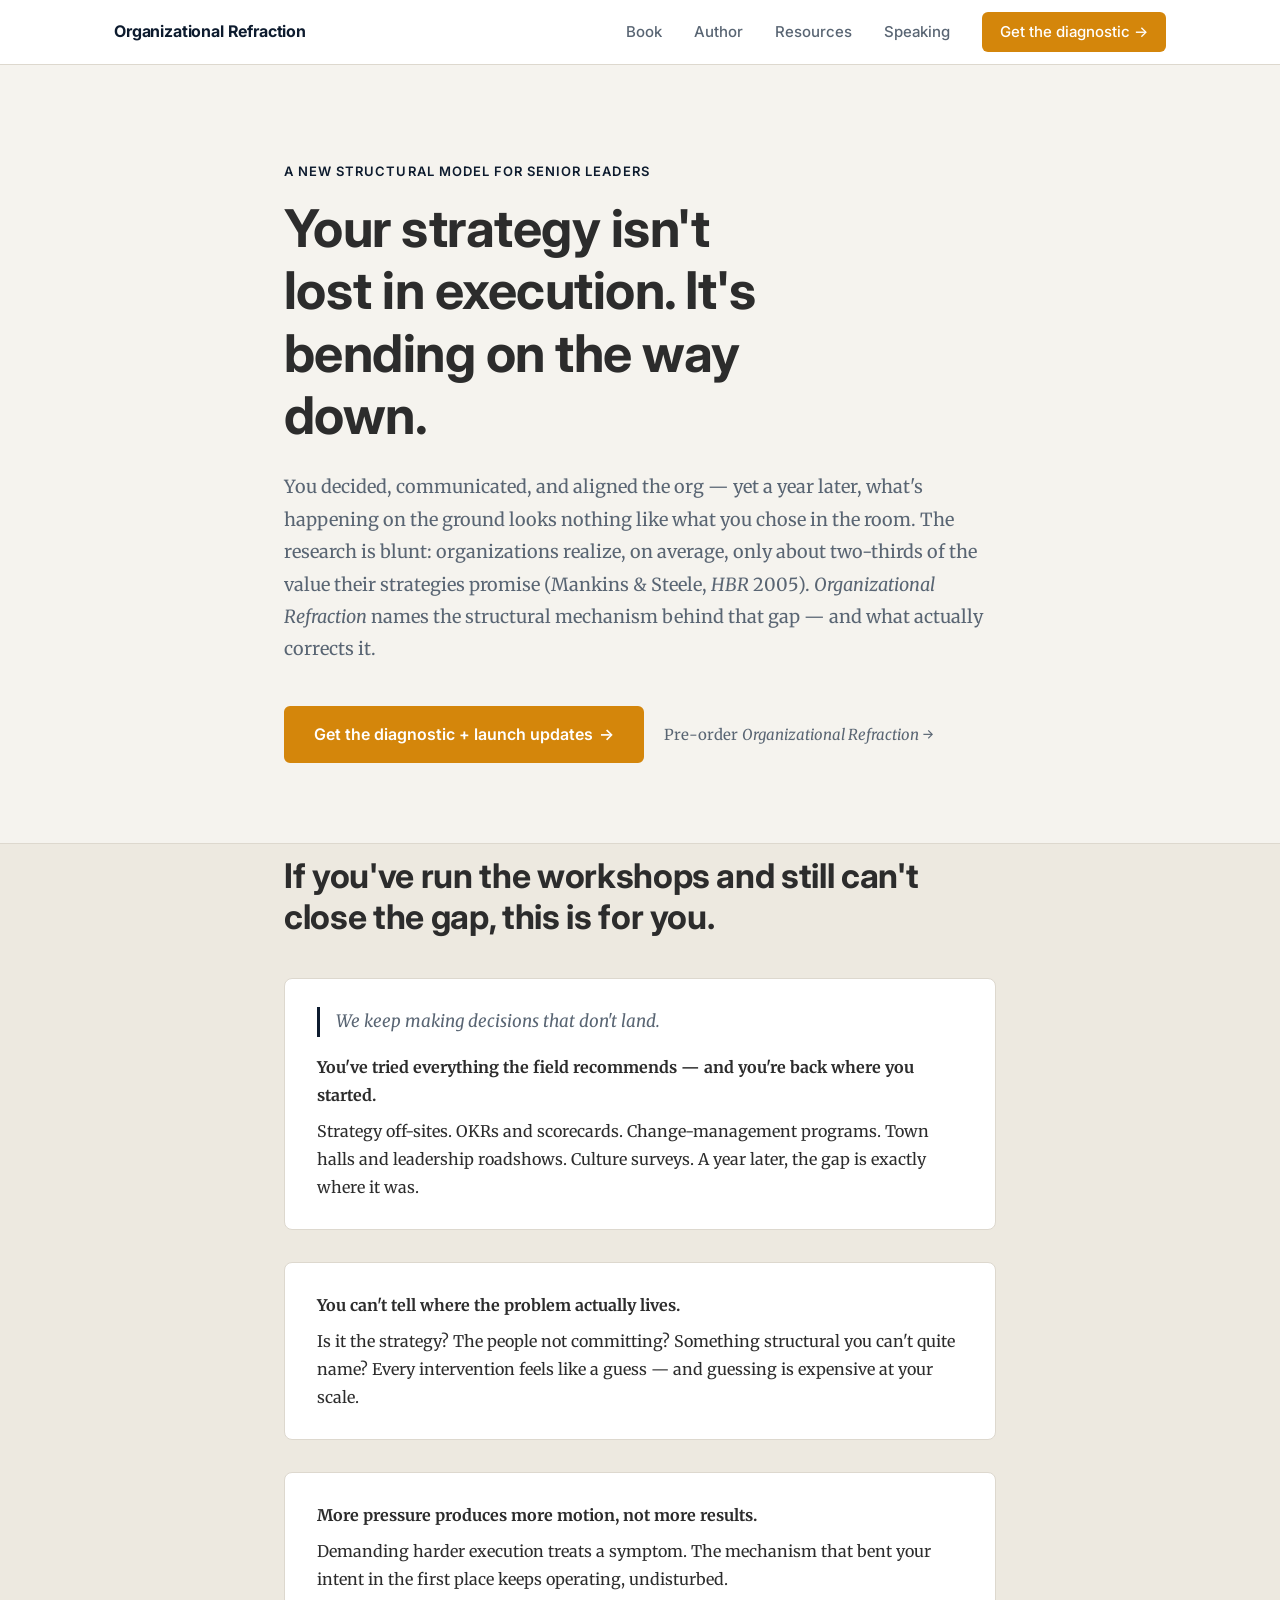
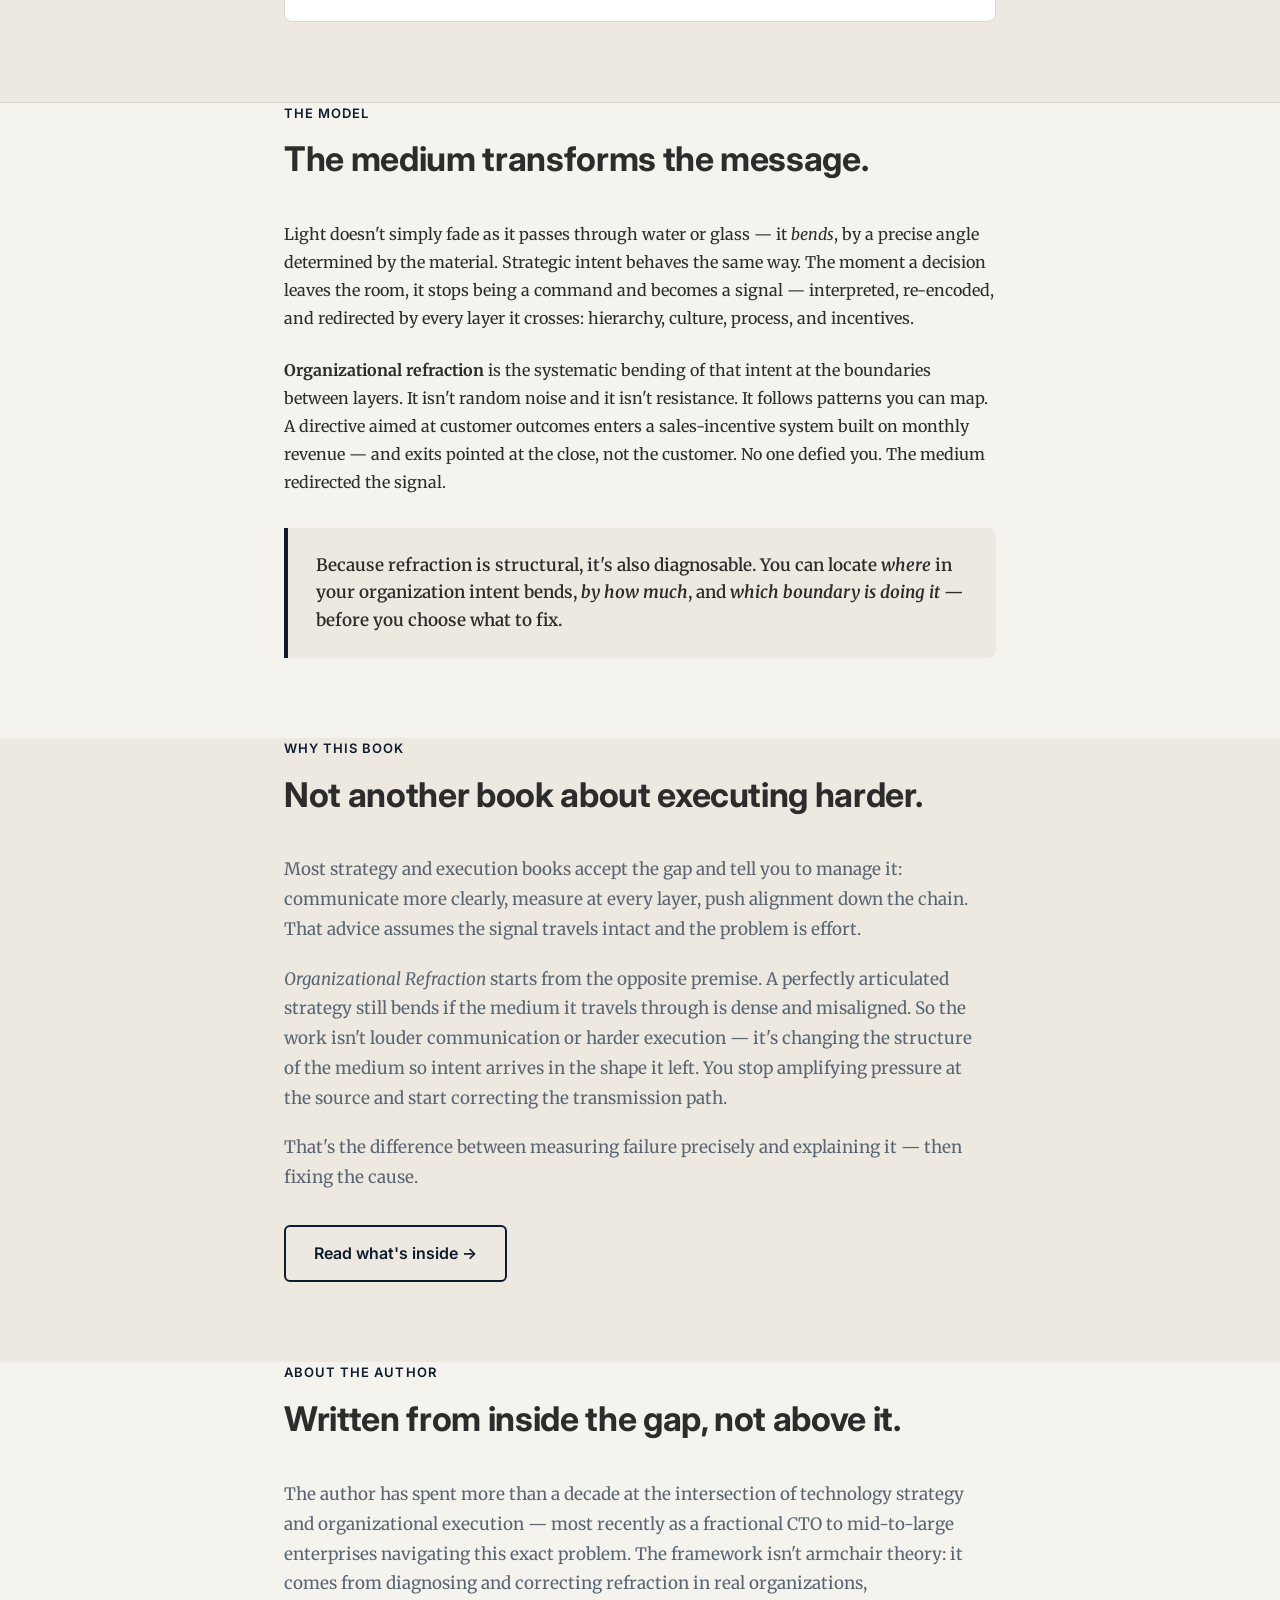
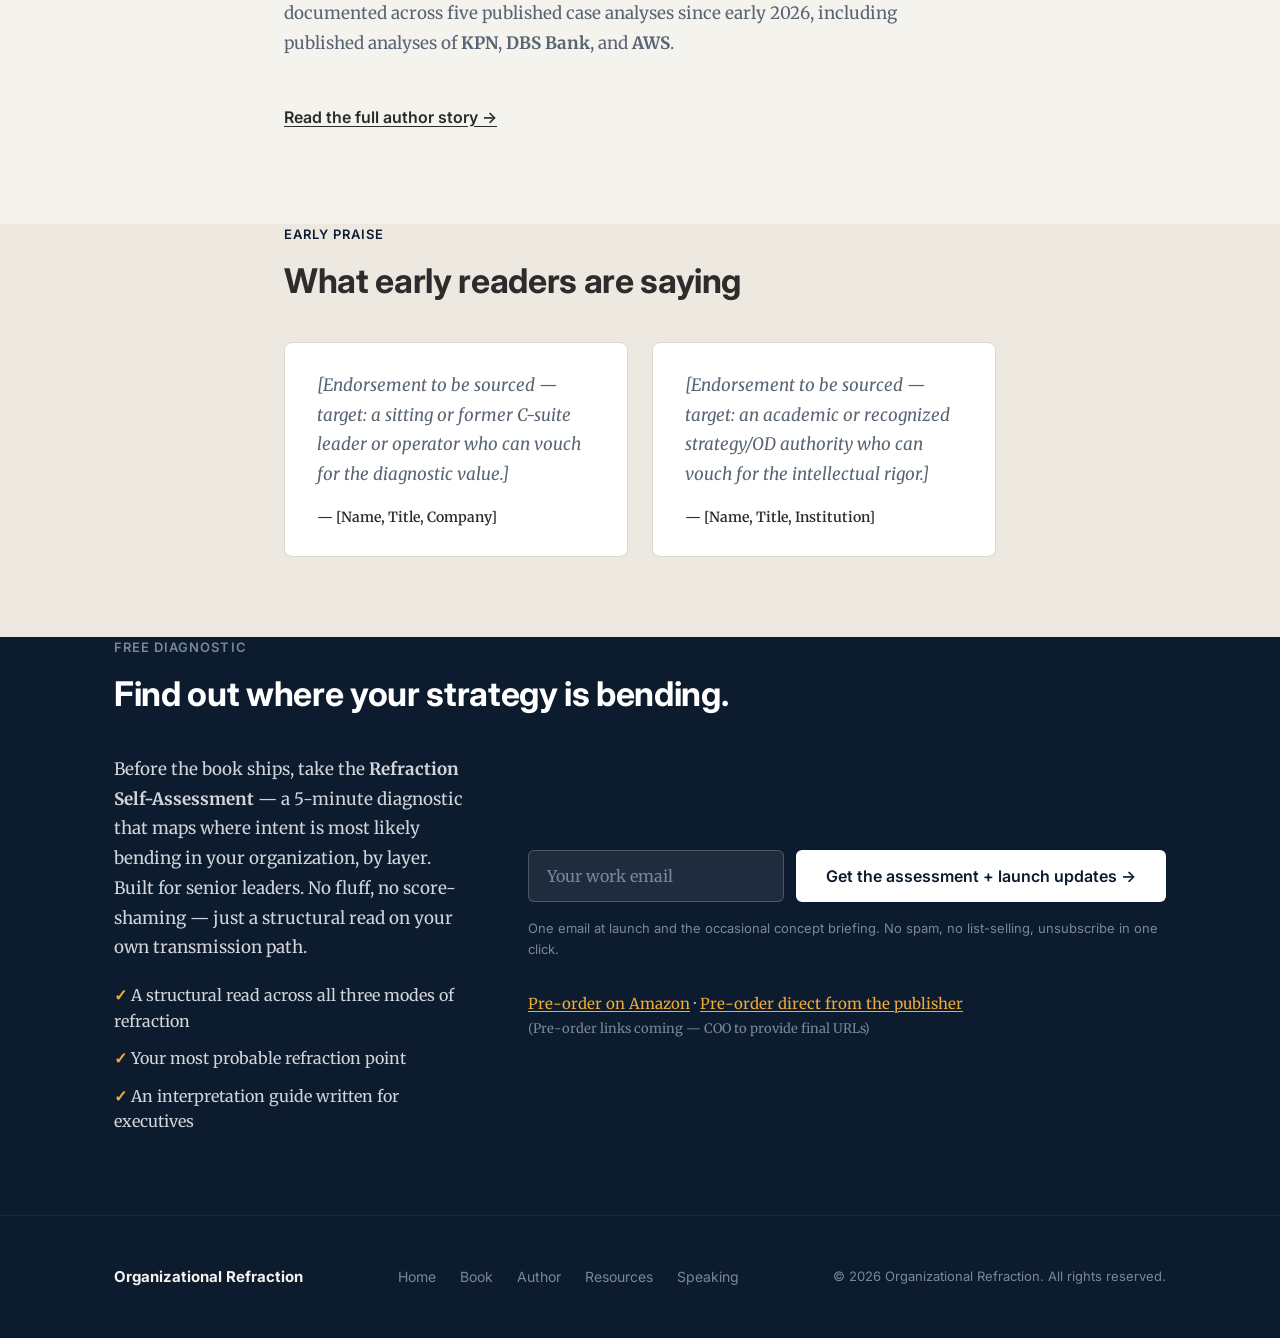
<file: index.html>
<!DOCTYPE html>
<html lang="en">
<head>
  <meta charset="UTF-8">
  <meta name="viewport" content="width=device-width, initial-scale=1.0">

  <!-- SEO -->
  <title>Organizational Refraction — Why Your Strategy Arrives Somewhere It Was Never Aimed</title>
  <meta name="description" content="Your strategy isn't failing because your people won't execute. It's bending as it passes through the layers of your organization. Organizational Refraction is the first structural model of why the strategy-reality gap persists — and how to close it.">
  <meta name="keywords" content="organizational refraction, strategy execution gap, strategy-reality gap">
  <link rel="canonical" href="https://organizationalrefraction.com/">

  <!-- Open Graph -->
  <meta property="og:type" content="website">
  <meta property="og:title" content="Organizational Refraction — Why Your Strategy Arrives Somewhere It Was Never Aimed">
  <meta property="og:description" content="Your strategy isn't failing because your people won't execute. It's bending as it passes through the layers of your organization.">
  <meta property="og:url" content="https://organizationalrefraction.com/">
  <meta property="og:site_name" content="Organizational Refraction">

  <!-- Twitter -->
  <meta name="twitter:card" content="summary_large_image">
  <meta name="twitter:title" content="Organizational Refraction">
  <meta name="twitter:description" content="The first structural model of why the strategy-reality gap persists — and how to close it.">

  <!-- Preconnect for performance -->
  <link rel="preconnect" href="https://fonts.googleapis.com">
  <link rel="preconnect" href="https://fonts.gstatic.com" crossorigin>
  <link href="https://fonts.googleapis.com/css2?family=Inter:wght@400;500;600;700&family=Merriweather:ital,wght@0,400;0,700;1,400&display=swap" rel="stylesheet">

  <link rel="stylesheet" href="/css/main.css">

  <!-- GA4 — CONFIGURE: replace G-XXXXXXXXXX with your Measurement ID -->
  <script async src="https://www.googletagmanager.com/gtag/js?id=G-XXXXXXXXXX"></script>
  <script>
    window.dataLayer = window.dataLayer || [];
    function gtag(){dataLayer.push(arguments);}
    gtag('js', new Date());
    gtag('config', 'G-XXXXXXXXXX');
  </script>

  <!-- Hotjar — CONFIGURE: replace XXXXXXX with your Hotjar Site ID -->
  <script>
    (function(h,o,t,j,a,r){
      h.hj=h.hj||function(){(h.hj.q=h.hj.q||[]).push(arguments)};
      h._hjSettings={hjid:XXXXXXX,hjsv:6};
      a=o.getElementsByTagName('head')[0];
      r=o.createElement('script');r.async=1;
      r.src=t+h._hjSettings.hjid+j+h._hjSettings.hjsv;
      a.appendChild(r);
    })(window,document,'https://static.hotjar.com/c/hotjar-','.js?sv=');
  </script>
</head>
<body>

  <!-- Navigation -->
  <header class="site-header">
    <div class="container">
      <nav class="nav-inner" aria-label="Main navigation">
        <a href="/" class="nav-logo">Organizational Refraction</a>
        <button class="nav-toggle" aria-label="Toggle menu" aria-expanded="false">
          <span></span><span></span><span></span>
        </button>
        <ul class="nav-links">
          <li><a href="/book/">Book</a></li>
          <li><a href="/author/">Author</a></li>
          <li><a href="/resources/">Resources</a></li>
          <li><a href="/speaking/">Speaking</a></li>
          <li><a href="#capture" class="nav-cta">Get the diagnostic →</a></li>
        </ul>
      </nav>
    </div>
  </header>

  <main>

    <!-- Hero -->
    <section class="hero">
      <div class="container container--narrow">
        <span class="eyebrow">A new structural model for senior leaders</span>
        <h1 class="hero__headline">Your strategy isn't lost in execution. It's bending on the way down.</h1>
        <p class="hero__subhead">You decided, communicated, and aligned the org — yet a year later, what's happening on the ground looks nothing like what you chose in the room. The research is blunt: organizations realize, on average, only about two-thirds of the value their strategies promise (Mankins &amp; Steele, <em>HBR</em> 2005). <em>Organizational Refraction</em> names the structural mechanism behind that gap — and what actually corrects it.</p>
        <div class="hero__ctas">
          <a href="#capture" class="btn btn-primary btn-arrow">Get the diagnostic + launch updates</a>
          <a href="/book/" class="hero__secondary">Pre-order <em>Organizational Refraction</em> →</a>
        </div>
      </div>
    </section>

    <!-- Pain -->
    <section class="pain">
      <div class="container container--narrow">
        <div class="section-header">
          <h2>If you've run the workshops and still can't close the gap, this is for you.</h2>
        </div>
        <ul class="pain__list">
          <li class="pain__item">
            <p class="pain__quote"><em>We keep making decisions that don't land.</em></p>
            <p class="pain__item-title">You've tried everything the field recommends — and you're back where you started.</p>
            <p>Strategy off-sites. OKRs and scorecards. Change-management programs. Town halls and leadership roadshows. Culture surveys. A year later, the gap is exactly where it was.</p>
          </li>
          <li class="pain__item">
            <p class="pain__item-title">You can't tell where the problem actually lives.</p>
            <p>Is it the strategy? The people not committing? Something structural you can't quite name? Every intervention feels like a guess — and guessing is expensive at your scale.</p>
          </li>
          <li class="pain__item">
            <p class="pain__item-title">More pressure produces more motion, not more results.</p>
            <p>Demanding harder execution treats a symptom. The mechanism that bent your intent in the first place keeps operating, undisturbed.</p>
          </li>
        </ul>
      </div>
    </section>

    <!-- What is organizational refraction? -->
    <section class="explainer">
      <div class="container container--narrow">
        <div class="section-header">
          <span class="eyebrow">The model</span>
          <h2>The medium transforms the message.</h2>
        </div>
        <p>Light doesn't simply fade as it passes through water or glass — it <em>bends</em>, by a precise angle determined by the material. Strategic intent behaves the same way. The moment a decision leaves the room, it stops being a command and becomes a signal — interpreted, re-encoded, and redirected by every layer it crosses: hierarchy, culture, process, and incentives.</p>
        <p class="mt-3"><strong>Organizational refraction</strong> is the systematic bending of that intent at the boundaries between layers. It isn't random noise and it isn't resistance. It follows patterns you can map. A directive aimed at customer outcomes enters a sales-incentive system built on monthly revenue — and exits pointed at the close, not the customer. No one defied you. The medium redirected the signal.</p>
        <div class="explainer__highlight mt-4">Because refraction is structural, it's also diagnosable. You can locate <em>where</em> in your organization intent bends, <em>by how much</em>, and <em>which boundary is doing it</em> — before you choose what to fix.</div>
      </div>
    </section>

    <!-- Why this book is different -->
    <section class="diff">
      <div class="container container--narrow">
        <div class="section-header">
          <span class="eyebrow">Why this book</span>
          <h2>Not another book about executing harder.</h2>
        </div>
        <div class="diff__content">
          <p>Most strategy and execution books accept the gap and tell you to manage it: communicate more clearly, measure at every layer, push alignment down the chain. That advice assumes the signal travels intact and the problem is effort.</p>
          <p class="mt-3"><em>Organizational Refraction</em> starts from the opposite premise. A perfectly articulated strategy still bends if the medium it travels through is dense and misaligned. So the work isn't louder communication or harder execution — it's changing the structure of the medium so intent arrives in the shape it left. You stop amplifying pressure at the source and start correcting the transmission path.</p>
          <p class="mt-3">That's the difference between measuring failure precisely and explaining it — then fixing the cause.</p>
          <a href="/book/" class="btn btn-outline mt-4">Read what's inside →</a>
        </div>
      </div>
    </section>

    <!-- Author credibility -->
    <section class="author-cred">
      <div class="container container--narrow">
        <div class="section-header">
          <span class="eyebrow">About the author</span>
          <h2>Written from inside the gap, not above it.</h2>
        </div>
        <div class="author-cred__content">
          <p>The author has spent more than a decade at the intersection of technology strategy and organizational execution — most recently as a fractional CTO to mid-to-large enterprises navigating this exact problem. The framework isn't armchair theory: it comes from diagnosing and correcting refraction in real organizations, documented across five published case analyses since early 2026, including published analyses of <strong>KPN</strong>, <strong>DBS Bank</strong>, and <strong>AWS</strong>.</p>
          <div class="author-cred__cta">
            <a href="/author/" class="btn btn-ghost">Read the full author story →</a>
          </div>
        </div>
      </div>
    </section>

    <!-- Early praise -->
    <section class="praise">
      <div class="container container--narrow">
        <div class="section-header">
          <span class="eyebrow">Early praise</span>
          <h2>What early readers are saying</h2>
        </div>
        <div class="praise__grid">
          <div class="praise__card">
            <blockquote>[Endorsement to be sourced — target: a sitting or former C-suite leader or operator who can vouch for the diagnostic value.]</blockquote>
            <cite>— [Name, Title, Company]</cite>
          </div>
          <div class="praise__card">
            <blockquote>[Endorsement to be sourced — target: an academic or recognized strategy/OD authority who can vouch for the intellectual rigor.]</blockquote>
            <cite>— [Name, Title, Institution]</cite>
          </div>
        </div>
      </div>
    </section>

    <!-- Closing CTA / Email capture -->
    <section class="capture" id="capture">
      <div class="container">
        <div class="section-header">
          <span class="eyebrow">Free diagnostic</span>
          <h2>Find out where your strategy is bending.</h2>
        </div>
        <div class="capture__body">
          <div>
            <p class="capture__desc">Before the book ships, take the <strong>Refraction Self-Assessment</strong> — a 5-minute diagnostic that maps where intent is most likely bending in your organization, by layer. Built for senior leaders. No fluff, no score-shaming — just a structural read on your own transmission path.</p>
            <ul class="capture__bullets">
              <li>A structural read across all three modes of refraction</li>
              <li>Your most probable refraction point</li>
              <li>An interpretation guide written for executives</li>
            </ul>
          </div>
          <div>
            <div class="email-form-wrap">
              <form class="email-form" data-source="home-closing">
                <div class="email-form__group">
                  <input type="email" name="email" placeholder="Your work email" required autocomplete="email" aria-label="Work email">
                  <button type="submit" class="btn btn-primary">Get the assessment + launch updates →</button>
                </div>
                <p class="email-form__privacy">One email at launch and the occasional concept briefing. No spam, no list-selling, unsubscribe in one click.</p>
              </form>
              <div class="form-success" role="alert">
                ✓ You're on the list — check your inbox for the assessment.
              </div>
            </div>
            <div class="capture__preorder">
              <a href="#" aria-label="Pre-order on Amazon (link coming soon)">Pre-order on Amazon</a> · <a href="#" aria-label="Pre-order direct from publisher (link coming soon)">Pre-order direct from the publisher</a><br>
              <small style="color:var(--slate);font-size:0.8125rem;">(Pre-order links coming — COO to provide final URLs)</small>
            </div>
          </div>
        </div>
      </div>
    </section>

  </main>

  <!-- Footer -->
  <footer class="site-footer">
    <div class="container">
      <div class="footer-inner">
        <span class="footer-logo">Organizational Refraction</span>
        <ul class="footer-links">
          <li><a href="/">Home</a></li>
          <li><a href="/book/">Book</a></li>
          <li><a href="/author/">Author</a></li>
          <li><a href="/resources/">Resources</a></li>
          <li><a href="/speaking/">Speaking</a></li>
        </ul>
        <span class="footer-copy">&copy; 2026 Organizational Refraction. All rights reserved.</span>
      </div>
    </div>
  </footer>

  <script src="/js/main.js"></script>
</body>
</html>
</file>
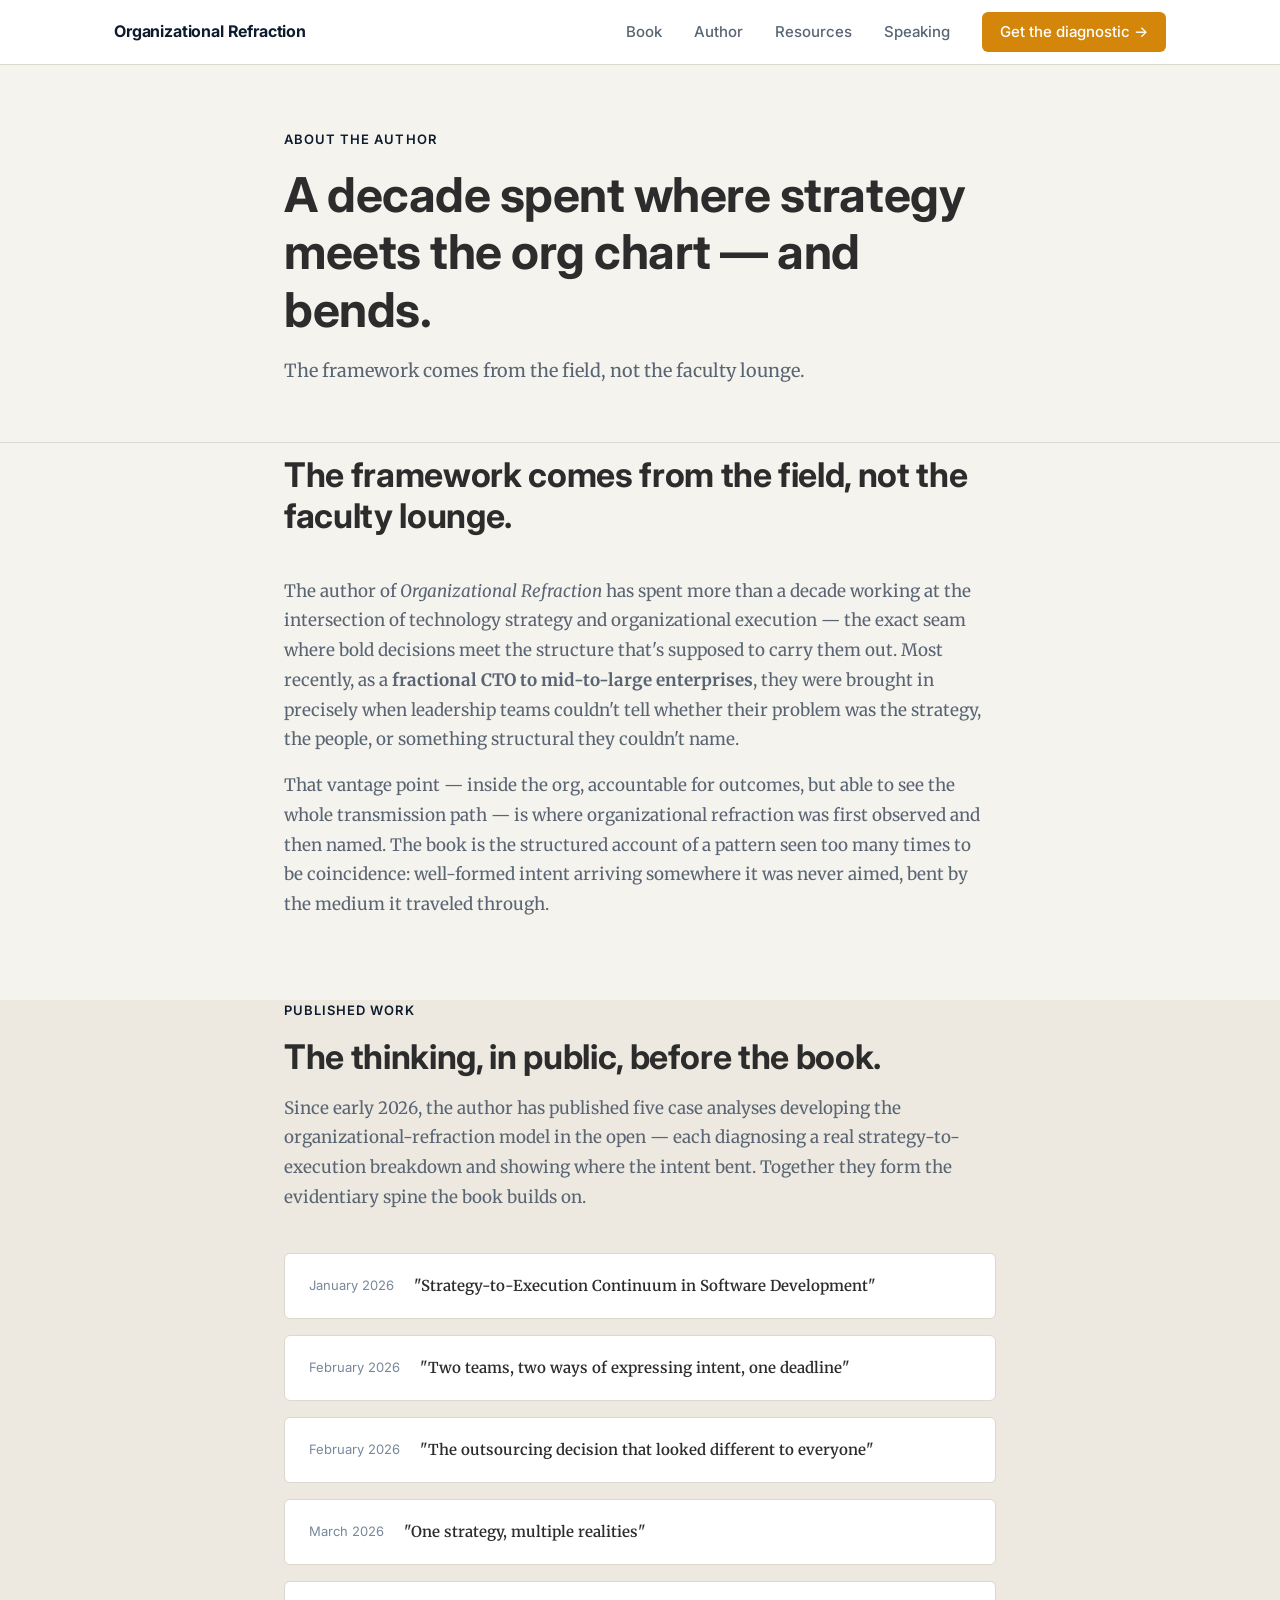
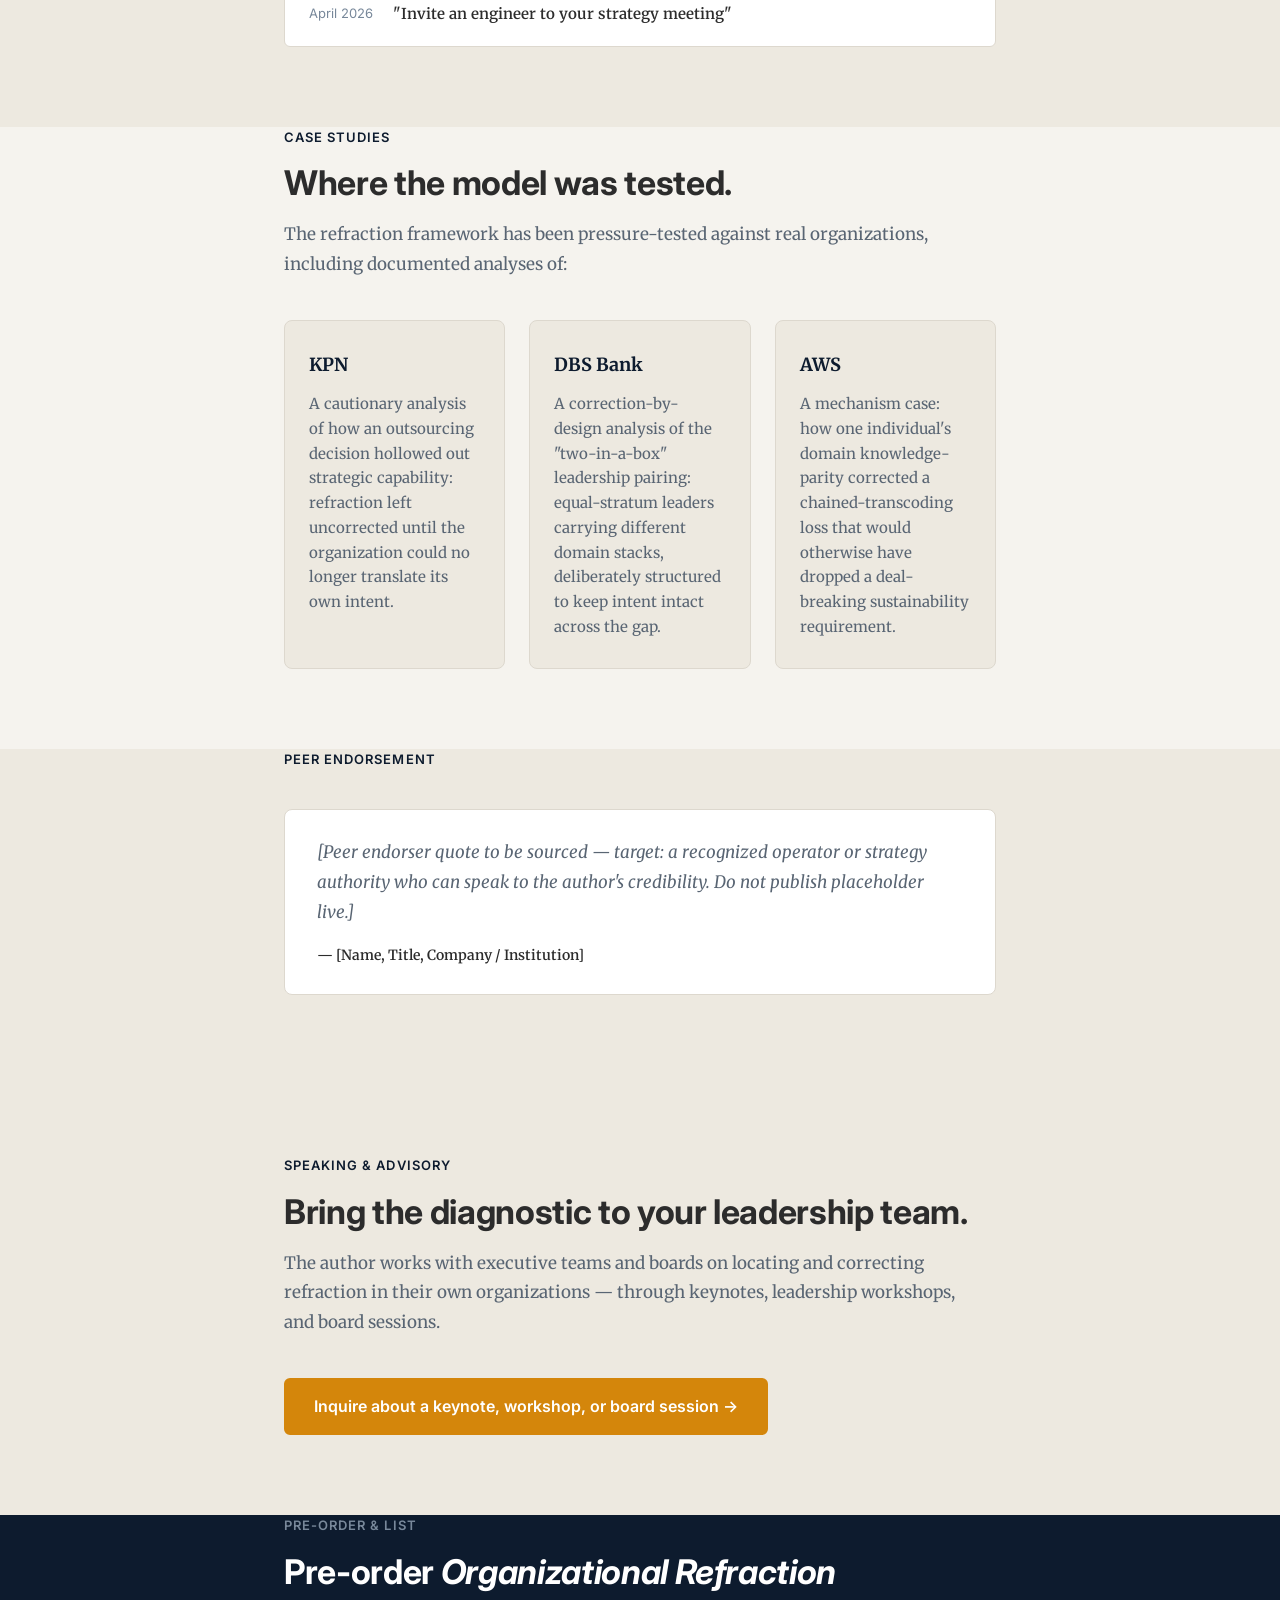
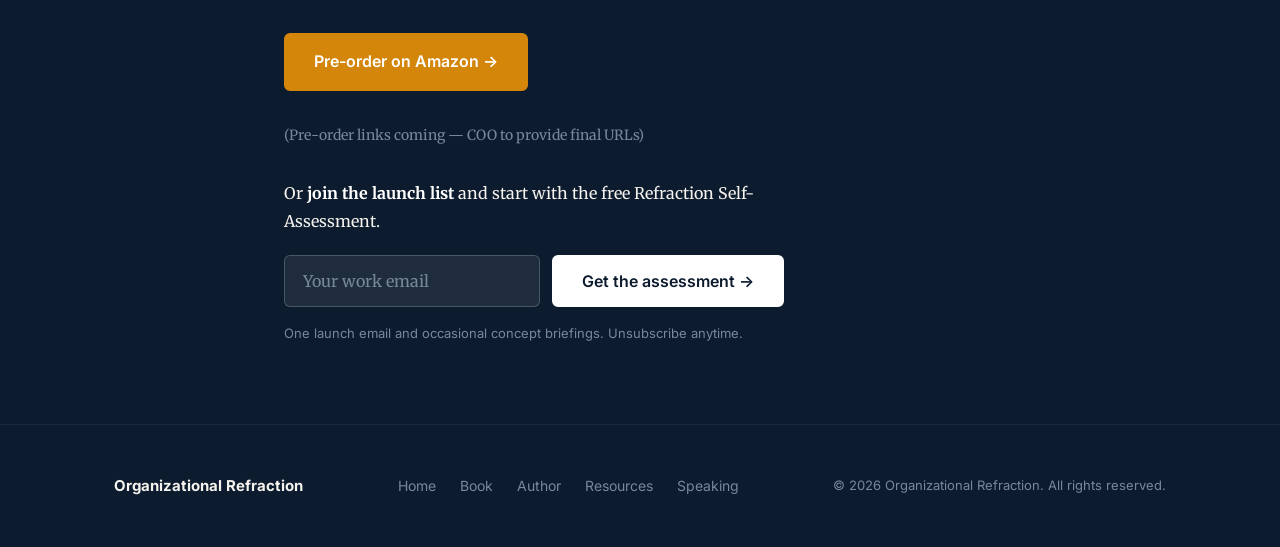
<file: author/index.html>
<!DOCTYPE html>
<html lang="en">
<head>
  <meta charset="UTF-8">
  <meta name="viewport" content="width=device-width, initial-scale=1.0">

  <!-- SEO -->
  <title>About the Author — Organizational Refraction</title>
  <meta name="description" content="A fractional CTO who has spent a decade diagnosing why strategy bends between the boardroom and the front line — and correcting it inside mid-to-large enterprises. Meet the author of Organizational Refraction.">
  <meta name="keywords" content="organizational refraction author, fractional CTO strategy execution">
  <link rel="canonical" href="https://organizationalrefraction.com/author/">

  <meta property="og:type" content="website">
  <meta property="og:title" content="About the Author — Organizational Refraction">
  <meta property="og:description" content="A fractional CTO who has spent a decade diagnosing why strategy bends between the boardroom and the front line.">
  <meta property="og:url" content="https://organizationalrefraction.com/author/">
  <meta property="og:site_name" content="Organizational Refraction">

  <meta name="twitter:card" content="summary_large_image">
  <meta name="twitter:title" content="About the Author — Organizational Refraction">
  <meta name="twitter:description" content="A decade spent where strategy meets the org chart — and bends.">

  <link rel="preconnect" href="https://fonts.googleapis.com">
  <link rel="preconnect" href="https://fonts.gstatic.com" crossorigin>
  <link href="https://fonts.googleapis.com/css2?family=Inter:wght@400;500;600;700&family=Merriweather:ital,wght@0,400;0,700;1,400&display=swap" rel="stylesheet">

  <link rel="stylesheet" href="/css/main.css">

  <!-- GA4 — CONFIGURE: replace G-XXXXXXXXXX -->
  <script async src="https://www.googletagmanager.com/gtag/js?id=G-XXXXXXXXXX"></script>
  <script>
    window.dataLayer = window.dataLayer || [];
    function gtag(){dataLayer.push(arguments);}
    gtag('js', new Date());
    gtag('config', 'G-XXXXXXXXXX');
  </script>

  <!-- Hotjar — CONFIGURE: replace XXXXXXX -->
  <script>
    (function(h,o,t,j,a,r){
      h.hj=h.hj||function(){(h.hj.q=h.hj.q||[]).push(arguments)};
      h._hjSettings={hjid:XXXXXXX,hjsv:6};
      a=o.getElementsByTagName('head')[0];
      r=o.createElement('script');r.async=1;
      r.src=t+h._hjSettings.hjid+j+h._hjSettings.hjsv;
      a.appendChild(r);
    })(window,document,'https://static.hotjar.com/c/hotjar-','.js?sv=');
  </script>
</head>
<body>

  <!-- Navigation -->
  <header class="site-header">
    <div class="container">
      <nav class="nav-inner" aria-label="Main navigation">
        <a href="/" class="nav-logo">Organizational Refraction</a>
        <button class="nav-toggle" aria-label="Toggle menu" aria-expanded="false">
          <span></span><span></span><span></span>
        </button>
        <ul class="nav-links">
          <li><a href="/book/">Book</a></li>
          <li><a href="/author/">Author</a></li>
          <li><a href="/resources/">Resources</a></li>
          <li><a href="/speaking/">Speaking</a></li>
          <li><a href="/#capture" class="nav-cta">Get the diagnostic →</a></li>
        </ul>
      </nav>
    </div>
  </header>

  <main>

    <!-- Page Hero -->
    <section class="page-hero">
      <div class="container container--narrow">
        <span class="eyebrow">About the author</span>
        <h1>A decade spent where strategy meets the org chart — and bends.</h1>
        <p class="page-hero__desc">The framework comes from the field, not the faculty lounge.</p>
      </div>
    </section>

    <!-- Bio -->
    <section class="bio">
      <div class="container container--narrow">
        <div class="section-header">
          <h2>The framework comes from the field, not the faculty lounge.</h2>
        </div>
        <div class="bio__content">
          <p>The author of <em>Organizational Refraction</em> has spent more than a decade working at the intersection of technology strategy and organizational execution — the exact seam where bold decisions meet the structure that's supposed to carry them out. Most recently, as a <strong>fractional CTO to mid-to-large enterprises</strong>, they were brought in precisely when leadership teams couldn't tell whether their problem was the strategy, the people, or something structural they couldn't name.</p>
          <p>That vantage point — inside the org, accountable for outcomes, but able to see the whole transmission path — is where organizational refraction was first observed and then named. The book is the structured account of a pattern seen too many times to be coincidence: well-formed intent arriving somewhere it was never aimed, bent by the medium it traveled through.</p>
        </div>
      </div>
    </section>

    <!-- Published work -->
    <section class="publications">
      <div class="container container--narrow">
        <div class="section-header">
          <span class="eyebrow">Published work</span>
          <h2>The thinking, in public, before the book.</h2>
          <p>Since early 2026, the author has published five case analyses developing the organizational-refraction model in the open — each diagnosing a real strategy-to-execution breakdown and showing where the intent bent. Together they form the evidentiary spine the book builds on.</p>
        </div>
        <ul class="pub-list">
          <li class="pub-item">
            <span class="pub-item__date">January 2026</span>
            <span class="pub-item__title">"Strategy-to-Execution Continuum in Software Development"</span>
          </li>
          <li class="pub-item">
            <span class="pub-item__date">February 2026</span>
            <span class="pub-item__title">"Two teams, two ways of expressing intent, one deadline"</span>
          </li>
          <li class="pub-item">
            <span class="pub-item__date">February 2026</span>
            <span class="pub-item__title">"The outsourcing decision that looked different to everyone"</span>
          </li>
          <li class="pub-item">
            <span class="pub-item__date">March 2026</span>
            <span class="pub-item__title">"One strategy, multiple realities"</span>
          </li>
          <li class="pub-item">
            <span class="pub-item__date">April 2026</span>
            <span class="pub-item__title">"Invite an engineer to your strategy meeting"</span>
          </li>
        </ul>
      </div>
    </section>

    <!-- Case study references -->
    <section class="case-studies">
      <div class="container container--narrow">
        <div class="section-header">
          <span class="eyebrow">Case studies</span>
          <h2>Where the model was tested.</h2>
          <p>The refraction framework has been pressure-tested against real organizations, including documented analyses of:</p>
        </div>
        <div class="case-grid">
          <div class="case-card">
            <p class="case-card__org">KPN</p>
            <p class="case-card__desc">A cautionary analysis of how an outsourcing decision hollowed out strategic capability: refraction left uncorrected until the organization could no longer translate its own intent.</p>
          </div>
          <div class="case-card">
            <p class="case-card__org">DBS Bank</p>
            <p class="case-card__desc">A correction-by-design analysis of the "two-in-a-box" leadership pairing: equal-stratum leaders carrying different domain stacks, deliberately structured to keep intent intact across the gap.</p>
          </div>
          <div class="case-card">
            <p class="case-card__org">AWS</p>
            <p class="case-card__desc">A mechanism case: how one individual's domain knowledge-parity corrected a chained-transcoding loss that would otherwise have dropped a deal-breaking sustainability requirement.</p>
          </div>
        </div>
      </div>
    </section>

    <!-- Peer endorsement -->
    <section class="praise">
      <div class="container container--narrow">
        <div class="section-header">
          <span class="eyebrow">Peer endorsement</span>
          <h2></h2>
        </div>
        <div class="praise__grid" style="grid-template-columns:1fr;">
          <div class="praise__card">
            <blockquote>[Peer endorser quote to be sourced — target: a recognized operator or strategy authority who can speak to the author's credibility. Do not publish placeholder live.]</blockquote>
            <cite>— [Name, Title, Company / Institution]</cite>
          </div>
        </div>
      </div>
    </section>

    <!-- Speaking & Advisory -->
    <section style="background:var(--color-bg-subtle);padding-block:var(--section-gap);">
      <div class="container container--narrow">
        <div class="section-header">
          <span class="eyebrow">Speaking &amp; advisory</span>
          <h2>Bring the diagnostic to your leadership team.</h2>
          <p>The author works with executive teams and boards on locating and correcting refraction in their own organizations — through keynotes, leadership workshops, and board sessions.</p>
        </div>
        <a href="/speaking/" class="btn btn-primary">Inquire about a keynote, workshop, or board session →</a>
      </div>
    </section>

    <!-- Closing CTA -->
    <section class="capture">
      <div class="container container--narrow">
        <div class="section-header">
          <span class="eyebrow">Pre-order &amp; list</span>
          <h2>Pre-order <em>Organizational Refraction</em></h2>
        </div>
        <div style="display:flex;gap:1rem;flex-wrap:wrap;margin-bottom:2rem;">
          <a href="#" class="btn btn-primary">Pre-order on Amazon →</a>
        </div>
        <p style="color:var(--slate);font-size:0.875rem;margin-bottom:2rem;">(Pre-order links coming — COO to provide final URLs)</p>
        <div class="email-form-wrap" style="max-width:480px;">
          <p style="color:var(--warm-off-white);margin-bottom:1.25rem;">Or <strong style="color:#fff;">join the launch list</strong> and start with the free Refraction Self-Assessment.</p>
          <form class="email-form" data-source="author-page">
            <div class="email-form__group">
              <input type="email" name="email" placeholder="Your work email" required autocomplete="email" aria-label="Work email">
              <button type="submit" class="btn btn-primary">Get the assessment →</button>
            </div>
            <p class="email-form__privacy">One launch email and occasional concept briefings. Unsubscribe anytime.</p>
          </form>
          <div class="form-success" role="alert">✓ You're on the list — check your inbox.</div>
        </div>
      </div>
    </section>

  </main>

  <!-- Footer -->
  <footer class="site-footer">
    <div class="container">
      <div class="footer-inner">
        <span class="footer-logo">Organizational Refraction</span>
        <ul class="footer-links">
          <li><a href="/">Home</a></li>
          <li><a href="/book/">Book</a></li>
          <li><a href="/author/">Author</a></li>
          <li><a href="/resources/">Resources</a></li>
          <li><a href="/speaking/">Speaking</a></li>
        </ul>
        <span class="footer-copy">&copy; 2026 Organizational Refraction. All rights reserved.</span>
      </div>
    </div>
  </footer>

  <script src="/js/main.js"></script>
</body>
</html>
</file>
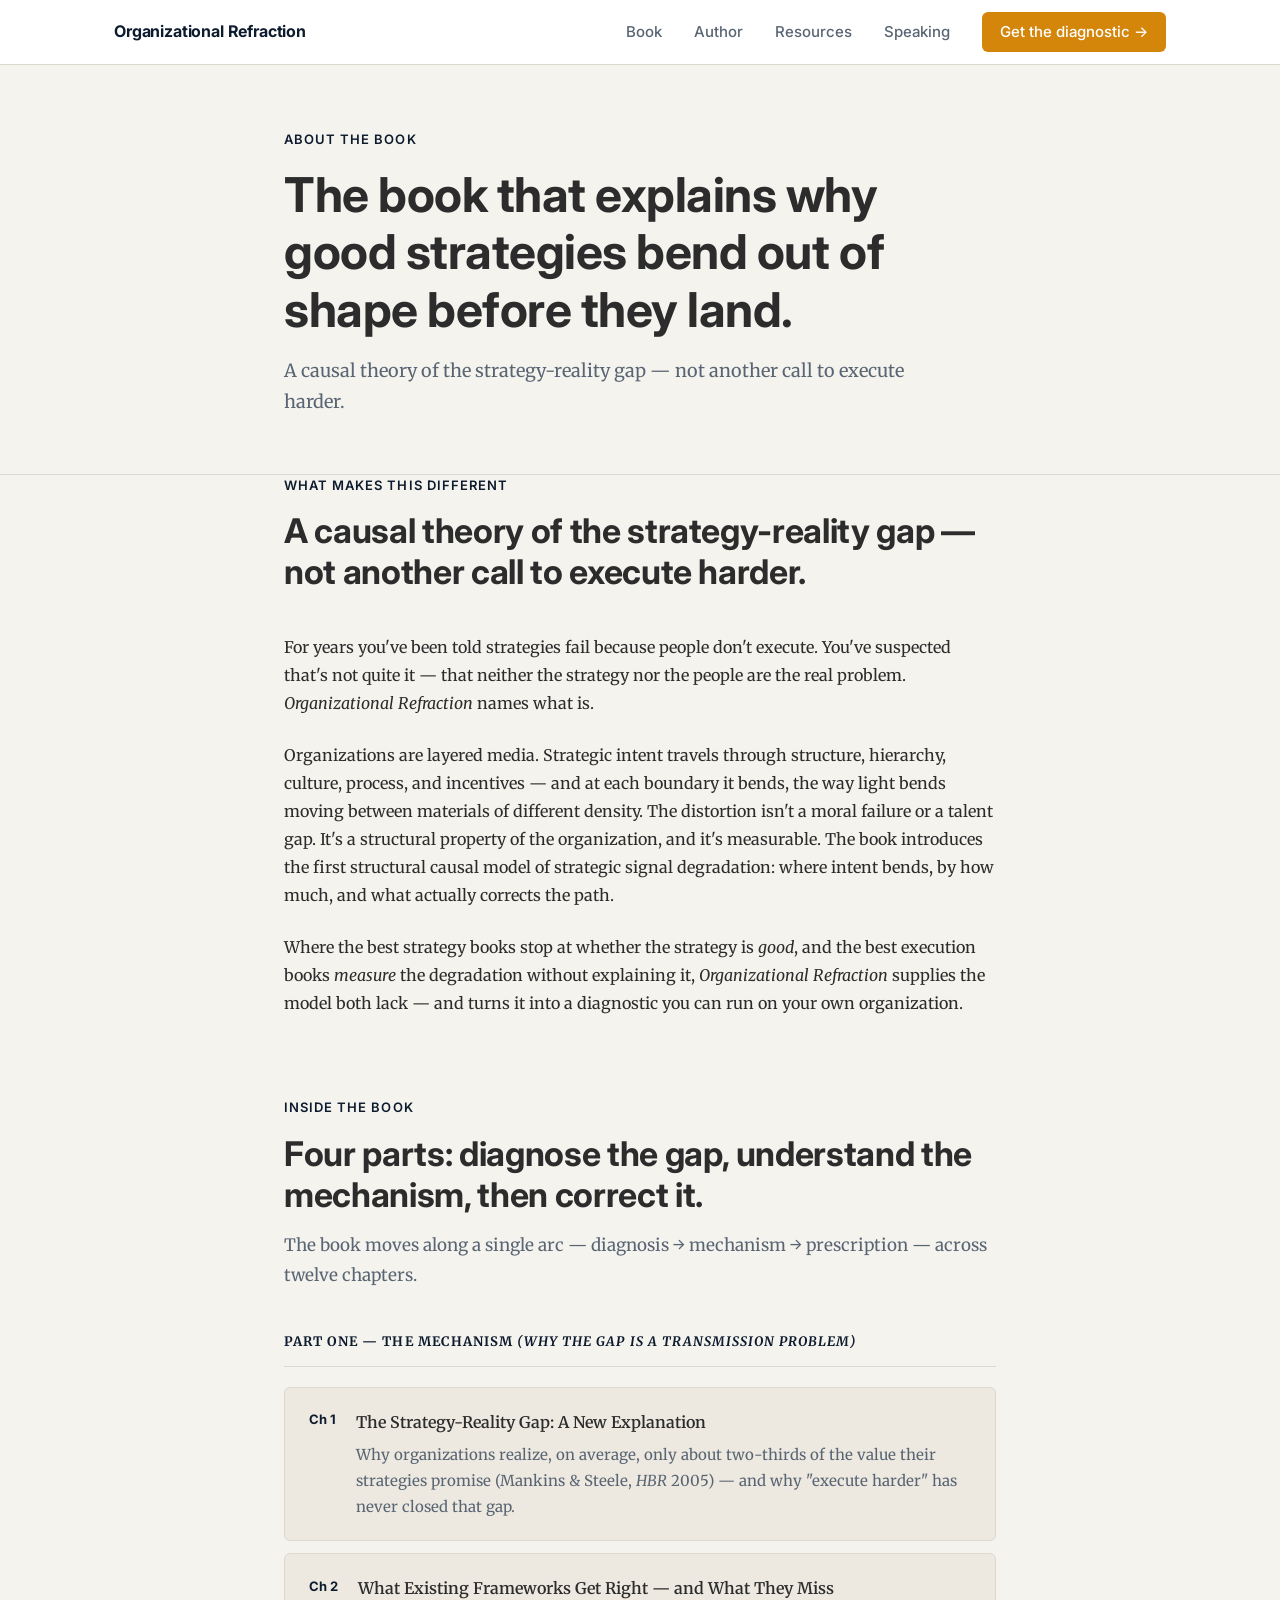
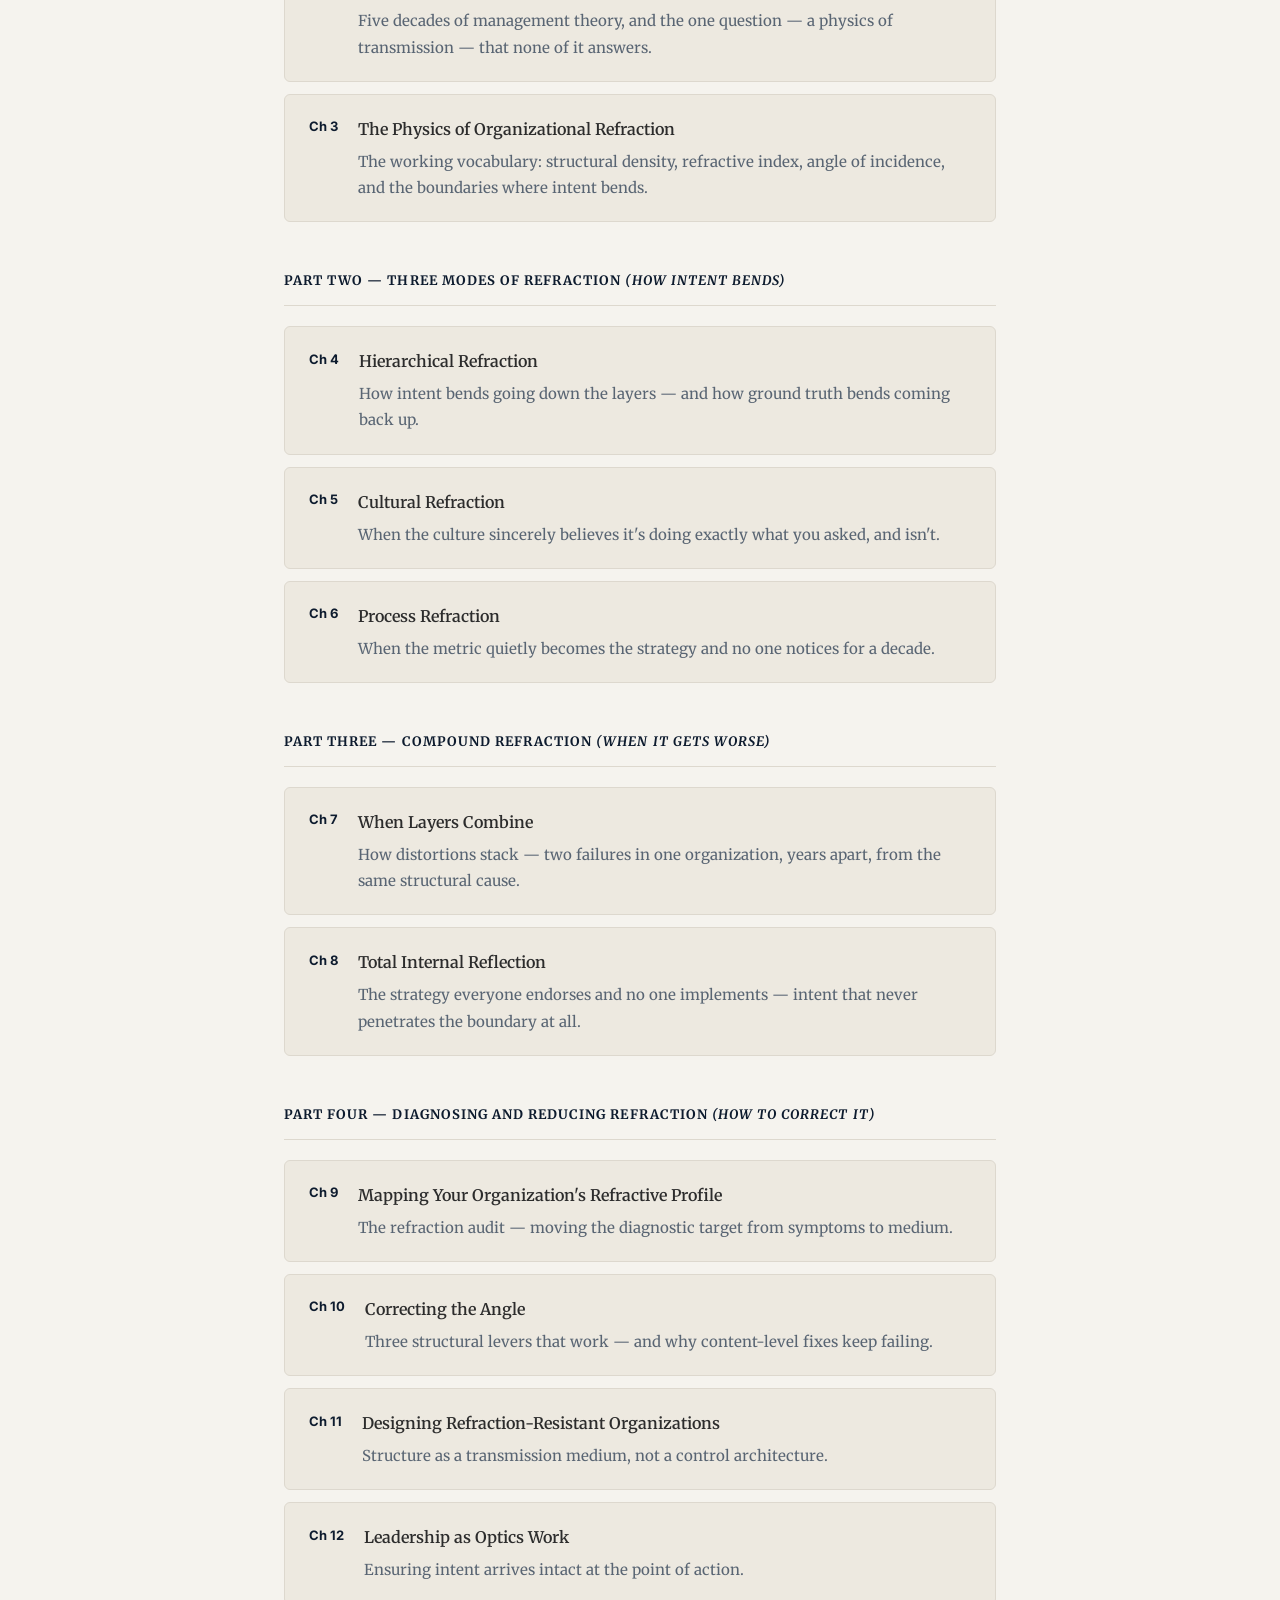
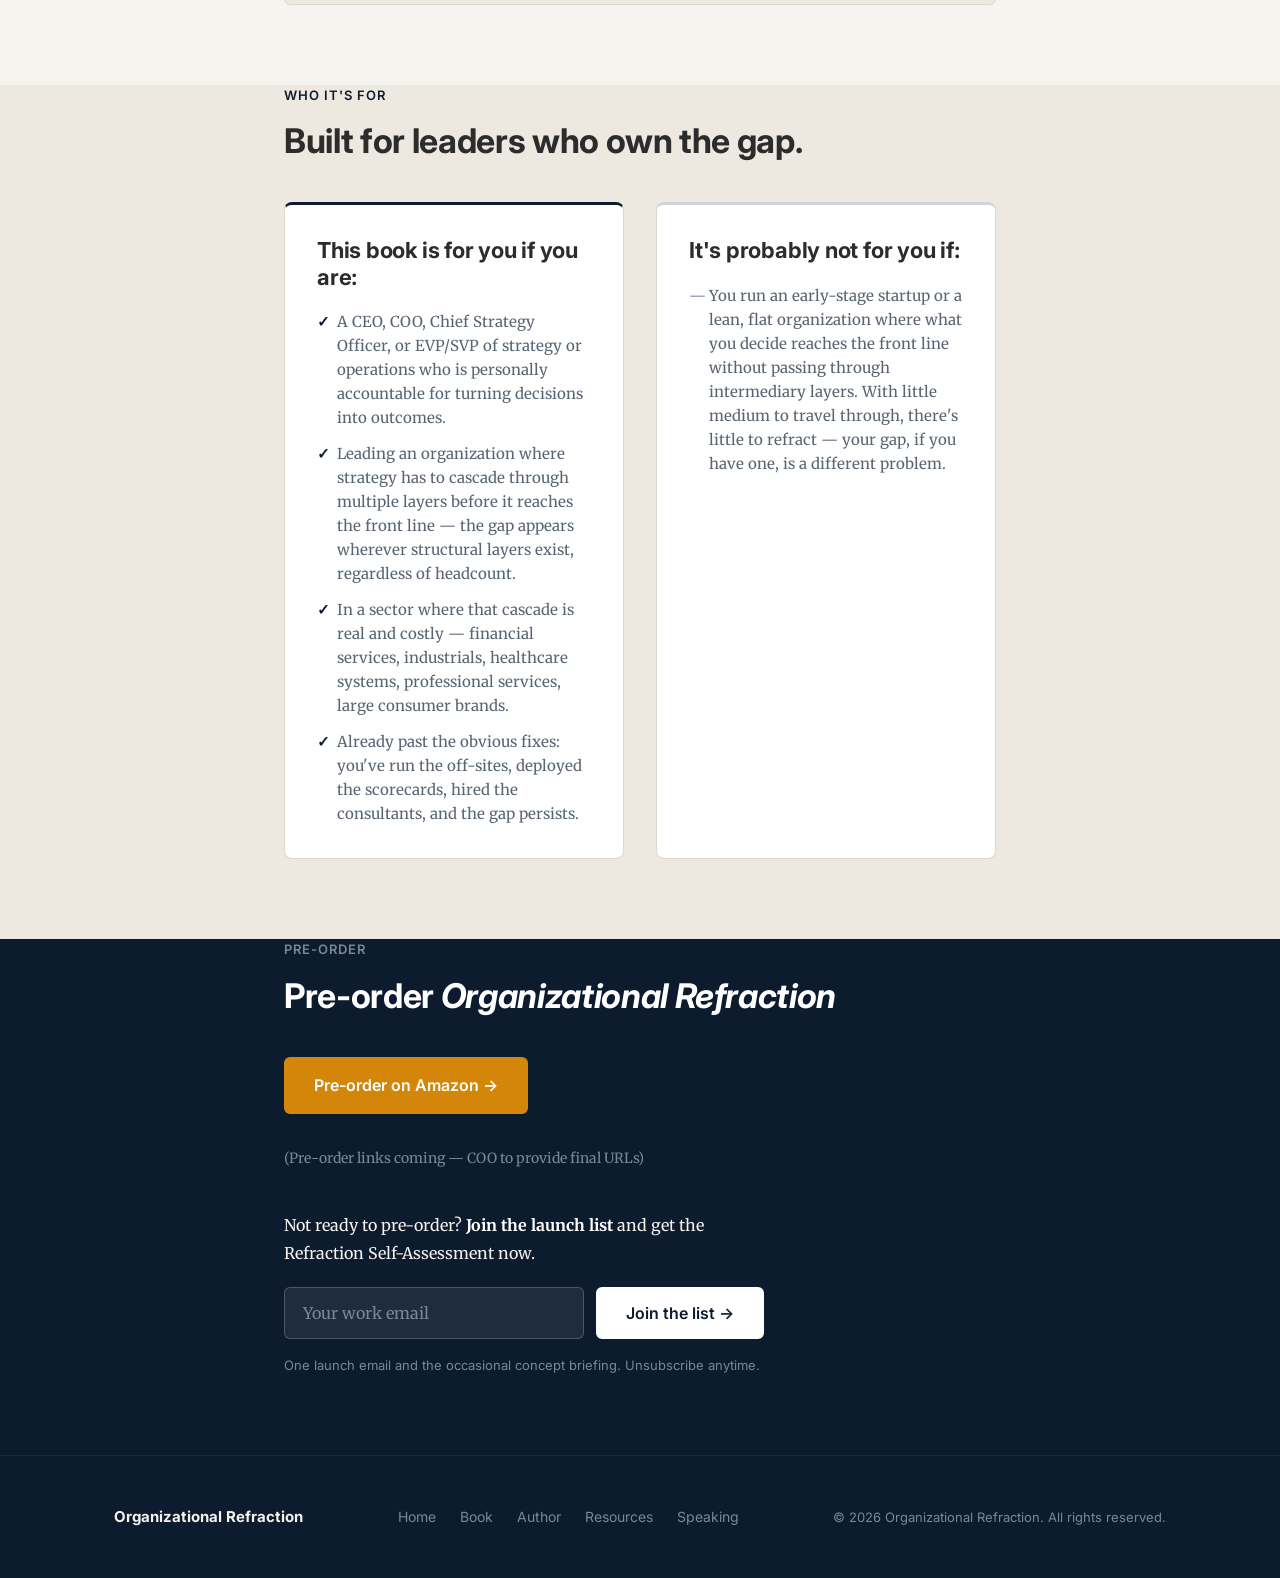
<file: book/index.html>
<!DOCTYPE html>
<html lang="en">
<head>
  <meta charset="UTF-8">
  <meta name="viewport" content="width=device-width, initial-scale=1.0">

  <!-- SEO -->
  <title>About the Book — Organizational Refraction | The Strategy-Reality Gap, Explained</title>
  <meta name="description" content="A causal model of why strategy degrades between the boardroom and the front line — and a structural playbook to correct it. Read what's inside Organizational Refraction, who it's for, and pre-order.">
  <meta name="keywords" content="organizational refraction book, strategy execution framework">
  <link rel="canonical" href="https://organizationalrefraction.com/book/">

  <!-- Open Graph -->
  <meta property="og:type" content="website">
  <meta property="og:title" content="About the Book — Organizational Refraction | The Strategy-Reality Gap, Explained">
  <meta property="og:description" content="A causal model of why strategy degrades between the boardroom and the front line — and a structural playbook to correct it.">
  <meta property="og:url" content="https://organizationalrefraction.com/book/">
  <meta property="og:site_name" content="Organizational Refraction">

  <meta name="twitter:card" content="summary_large_image">
  <meta name="twitter:title" content="About the Book — Organizational Refraction">
  <meta name="twitter:description" content="A causal model of why strategy degrades between the boardroom and the front line.">

  <link rel="preconnect" href="https://fonts.googleapis.com">
  <link rel="preconnect" href="https://fonts.gstatic.com" crossorigin>
  <link href="https://fonts.googleapis.com/css2?family=Inter:wght@400;500;600;700&family=Merriweather:ital,wght@0,400;0,700;1,400&display=swap" rel="stylesheet">

  <link rel="stylesheet" href="/css/main.css">

  <!-- GA4 — CONFIGURE: replace G-XXXXXXXXXX -->
  <script async src="https://www.googletagmanager.com/gtag/js?id=G-XXXXXXXXXX"></script>
  <script>
    window.dataLayer = window.dataLayer || [];
    function gtag(){dataLayer.push(arguments);}
    gtag('js', new Date());
    gtag('config', 'G-XXXXXXXXXX');
  </script>

  <!-- Hotjar — CONFIGURE: replace XXXXXXX -->
  <script>
    (function(h,o,t,j,a,r){
      h.hj=h.hj||function(){(h.hj.q=h.hj.q||[]).push(arguments)};
      h._hjSettings={hjid:XXXXXXX,hjsv:6};
      a=o.getElementsByTagName('head')[0];
      r=o.createElement('script');r.async=1;
      r.src=t+h._hjSettings.hjid+j+h._hjSettings.hjsv;
      a.appendChild(r);
    })(window,document,'https://static.hotjar.com/c/hotjar-','.js?sv=');
  </script>
</head>
<body>

  <!-- Navigation -->
  <header class="site-header">
    <div class="container">
      <nav class="nav-inner" aria-label="Main navigation">
        <a href="/" class="nav-logo">Organizational Refraction</a>
        <button class="nav-toggle" aria-label="Toggle menu" aria-expanded="false">
          <span></span><span></span><span></span>
        </button>
        <ul class="nav-links">
          <li><a href="/book/">Book</a></li>
          <li><a href="/author/">Author</a></li>
          <li><a href="/resources/">Resources</a></li>
          <li><a href="/speaking/">Speaking</a></li>
          <li><a href="/#capture" class="nav-cta">Get the diagnostic →</a></li>
        </ul>
      </nav>
    </div>
  </header>

  <main>

    <!-- Page Hero -->
    <section class="page-hero">
      <div class="container container--narrow">
        <span class="eyebrow">About the book</span>
        <h1>The book that explains why good strategies bend out of shape before they land.</h1>
        <p class="page-hero__desc">A causal theory of the strategy-reality gap — not another call to execute harder.</p>
      </div>
    </section>

    <!-- Positioning -->
    <section>
      <div class="container container--narrow">
        <div class="section-header">
          <span class="eyebrow">What makes this different</span>
          <h2>A causal theory of the strategy-reality gap — not another call to execute harder.</h2>
        </div>
        <p>For years you've been told strategies fail because people don't execute. You've suspected that's not quite it — that neither the strategy nor the people are the real problem. <em>Organizational Refraction</em> names what is.</p>
        <p class="mt-3">Organizations are layered media. Strategic intent travels through structure, hierarchy, culture, process, and incentives — and at each boundary it bends, the way light bends moving between materials of different density. The distortion isn't a moral failure or a talent gap. It's a structural property of the organization, and it's measurable. The book introduces the first structural causal model of strategic signal degradation: where intent bends, by how much, and what actually corrects the path.</p>
        <p class="mt-3">Where the best strategy books stop at whether the strategy is <em>good</em>, and the best execution books <em>measure</em> the degradation without explaining it, <em>Organizational Refraction</em> supplies the model both lack — and turns it into a diagnostic you can run on your own organization.</p>
      </div>
    </section>

    <!-- Chapter overview -->
    <section class="chapters">
      <div class="container container--narrow">
        <div class="section-header">
          <span class="eyebrow">Inside the book</span>
          <h2>Four parts: diagnose the gap, understand the mechanism, then correct it.</h2>
          <p>The book moves along a single arc — diagnosis → mechanism → prescription — across twelve chapters.</p>
        </div>

        <div class="chapters__parts">

          <div class="chapter-part">
            <p class="chapter-part__title">Part One — The Mechanism <em>(why the gap is a transmission problem)</em></p>
            <ul class="chapter-list">
              <li class="chapter-item">
                <span class="chapter-item__num">Ch 1</span>
                <div>
                  <p class="chapter-item__title">The Strategy-Reality Gap: A New Explanation</p>
                  <p class="chapter-item__desc">Why organizations realize, on average, only about two-thirds of the value their strategies promise (Mankins &amp; Steele, <em>HBR</em> 2005) — and why "execute harder" has never closed that gap.</p>
                </div>
              </li>
              <li class="chapter-item">
                <span class="chapter-item__num">Ch 2</span>
                <div>
                  <p class="chapter-item__title">What Existing Frameworks Get Right — and What They Miss</p>
                  <p class="chapter-item__desc">Five decades of management theory, and the one question — a physics of transmission — that none of it answers.</p>
                </div>
              </li>
              <li class="chapter-item">
                <span class="chapter-item__num">Ch 3</span>
                <div>
                  <p class="chapter-item__title">The Physics of Organizational Refraction</p>
                  <p class="chapter-item__desc">The working vocabulary: structural density, refractive index, angle of incidence, and the boundaries where intent bends.</p>
                </div>
              </li>
            </ul>
          </div>

          <div class="chapter-part">
            <p class="chapter-part__title">Part Two — Three Modes of Refraction <em>(how intent bends)</em></p>
            <ul class="chapter-list">
              <li class="chapter-item">
                <span class="chapter-item__num">Ch 4</span>
                <div>
                  <p class="chapter-item__title">Hierarchical Refraction</p>
                  <p class="chapter-item__desc">How intent bends going down the layers — and how ground truth bends coming back up.</p>
                </div>
              </li>
              <li class="chapter-item">
                <span class="chapter-item__num">Ch 5</span>
                <div>
                  <p class="chapter-item__title">Cultural Refraction</p>
                  <p class="chapter-item__desc">When the culture sincerely believes it's doing exactly what you asked, and isn't.</p>
                </div>
              </li>
              <li class="chapter-item">
                <span class="chapter-item__num">Ch 6</span>
                <div>
                  <p class="chapter-item__title">Process Refraction</p>
                  <p class="chapter-item__desc">When the metric quietly becomes the strategy and no one notices for a decade.</p>
                </div>
              </li>
            </ul>
          </div>

          <div class="chapter-part">
            <p class="chapter-part__title">Part Three — Compound Refraction <em>(when it gets worse)</em></p>
            <ul class="chapter-list">
              <li class="chapter-item">
                <span class="chapter-item__num">Ch 7</span>
                <div>
                  <p class="chapter-item__title">When Layers Combine</p>
                  <p class="chapter-item__desc">How distortions stack — two failures in one organization, years apart, from the same structural cause.</p>
                </div>
              </li>
              <li class="chapter-item">
                <span class="chapter-item__num">Ch 8</span>
                <div>
                  <p class="chapter-item__title">Total Internal Reflection</p>
                  <p class="chapter-item__desc">The strategy everyone endorses and no one implements — intent that never penetrates the boundary at all.</p>
                </div>
              </li>
            </ul>
          </div>

          <div class="chapter-part">
            <p class="chapter-part__title">Part Four — Diagnosing and Reducing Refraction <em>(how to correct it)</em></p>
            <ul class="chapter-list">
              <li class="chapter-item">
                <span class="chapter-item__num">Ch 9</span>
                <div>
                  <p class="chapter-item__title">Mapping Your Organization's Refractive Profile</p>
                  <p class="chapter-item__desc">The refraction audit — moving the diagnostic target from symptoms to medium.</p>
                </div>
              </li>
              <li class="chapter-item">
                <span class="chapter-item__num">Ch 10</span>
                <div>
                  <p class="chapter-item__title">Correcting the Angle</p>
                  <p class="chapter-item__desc">Three structural levers that work — and why content-level fixes keep failing.</p>
                </div>
              </li>
              <li class="chapter-item">
                <span class="chapter-item__num">Ch 11</span>
                <div>
                  <p class="chapter-item__title">Designing Refraction-Resistant Organizations</p>
                  <p class="chapter-item__desc">Structure as a transmission medium, not a control architecture.</p>
                </div>
              </li>
              <li class="chapter-item">
                <span class="chapter-item__num">Ch 12</span>
                <div>
                  <p class="chapter-item__title">Leadership as Optics Work</p>
                  <p class="chapter-item__desc">Ensuring intent arrives intact at the point of action.</p>
                </div>
              </li>
            </ul>
          </div>

        </div>
      </div>
    </section>

    <!-- Who it's for -->
    <section class="audience">
      <div class="container container--narrow">
        <div class="section-header">
          <span class="eyebrow">Who it's for</span>
          <h2>Built for leaders who own the gap.</h2>
        </div>
        <div class="audience__grid">
          <div class="audience__card audience__card--for">
            <h3>This book is for you if you are:</h3>
            <ul>
              <li>A CEO, COO, Chief Strategy Officer, or EVP/SVP of strategy or operations who is personally accountable for turning decisions into outcomes.</li>
              <li>Leading an organization where strategy has to cascade through multiple layers before it reaches the front line — the gap appears wherever structural layers exist, regardless of headcount.</li>
              <li>In a sector where that cascade is real and costly — financial services, industrials, healthcare systems, professional services, large consumer brands.</li>
              <li>Already past the obvious fixes: you've run the off-sites, deployed the scorecards, hired the consultants, and the gap persists.</li>
            </ul>
          </div>
          <div class="audience__card audience__card--not">
            <h3>It's probably not for you if:</h3>
            <ul>
              <li>You run an early-stage startup or a lean, flat organization where what you decide reaches the front line without passing through intermediary layers. With little medium to travel through, there's little to refract — your gap, if you have one, is a different problem.</li>
            </ul>
          </div>
        </div>
      </div>
    </section>

    <!-- Order / CTA -->
    <section class="capture" id="order">
      <div class="container container--narrow">
        <div class="section-header">
          <span class="eyebrow">Pre-order</span>
          <h2>Pre-order <em>Organizational Refraction</em></h2>
        </div>
        <div style="display:flex;gap:1rem;flex-wrap:wrap;margin-bottom:2rem;">
          <a href="#" class="btn btn-primary">Pre-order on Amazon →</a>
          <a href="#" class="btn btn-outline">Pre-order direct from publisher →</a>
        </div>
        <p style="color:var(--slate);font-size:0.875rem;margin-bottom:2.5rem;">(Pre-order links coming — COO to provide final URLs)</p>

        <div class="email-form-wrap" style="max-width:480px;">
          <p style="color:var(--warm-off-white);margin-bottom:1.25rem;">Not ready to pre-order? <strong style="color:#fff;">Join the launch list</strong> and get the Refraction Self-Assessment now.</p>
          <form class="email-form" data-source="book-page">
            <div class="email-form__group">
              <input type="email" name="email" placeholder="Your work email" required autocomplete="email" aria-label="Work email">
              <button type="submit" class="btn btn-primary">Join the list →</button>
            </div>
            <p class="email-form__privacy">One launch email and the occasional concept briefing. Unsubscribe anytime.</p>
          </form>
          <div class="form-success" role="alert">✓ You're on the list — check your inbox.</div>
        </div>
      </div>
    </section>

  </main>

  <!-- Footer -->
  <footer class="site-footer">
    <div class="container">
      <div class="footer-inner">
        <span class="footer-logo">Organizational Refraction</span>
        <ul class="footer-links">
          <li><a href="/">Home</a></li>
          <li><a href="/book/">Book</a></li>
          <li><a href="/author/">Author</a></li>
          <li><a href="/resources/">Resources</a></li>
          <li><a href="/speaking/">Speaking</a></li>
        </ul>
        <span class="footer-copy">&copy; 2026 Organizational Refraction. All rights reserved.</span>
      </div>
    </div>
  </footer>

  <script src="/js/main.js"></script>
</body>
</html>
</file>
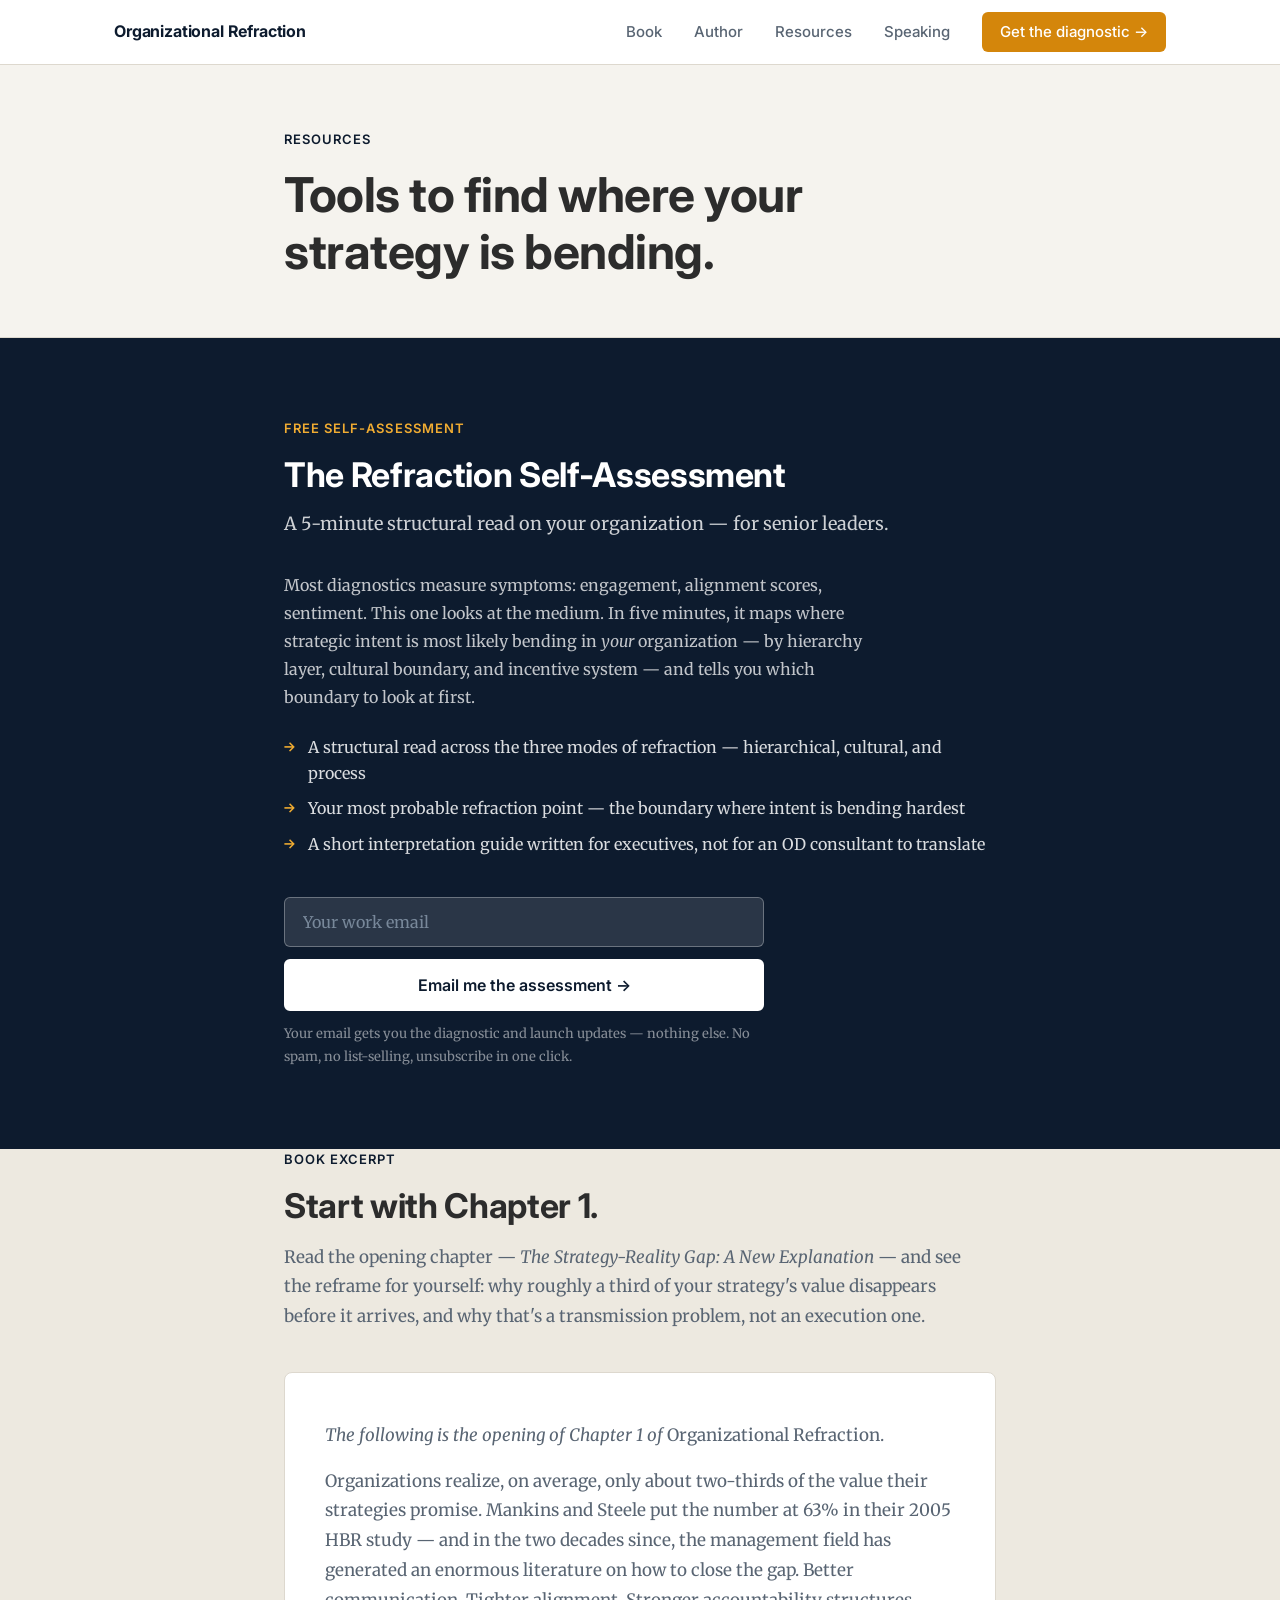
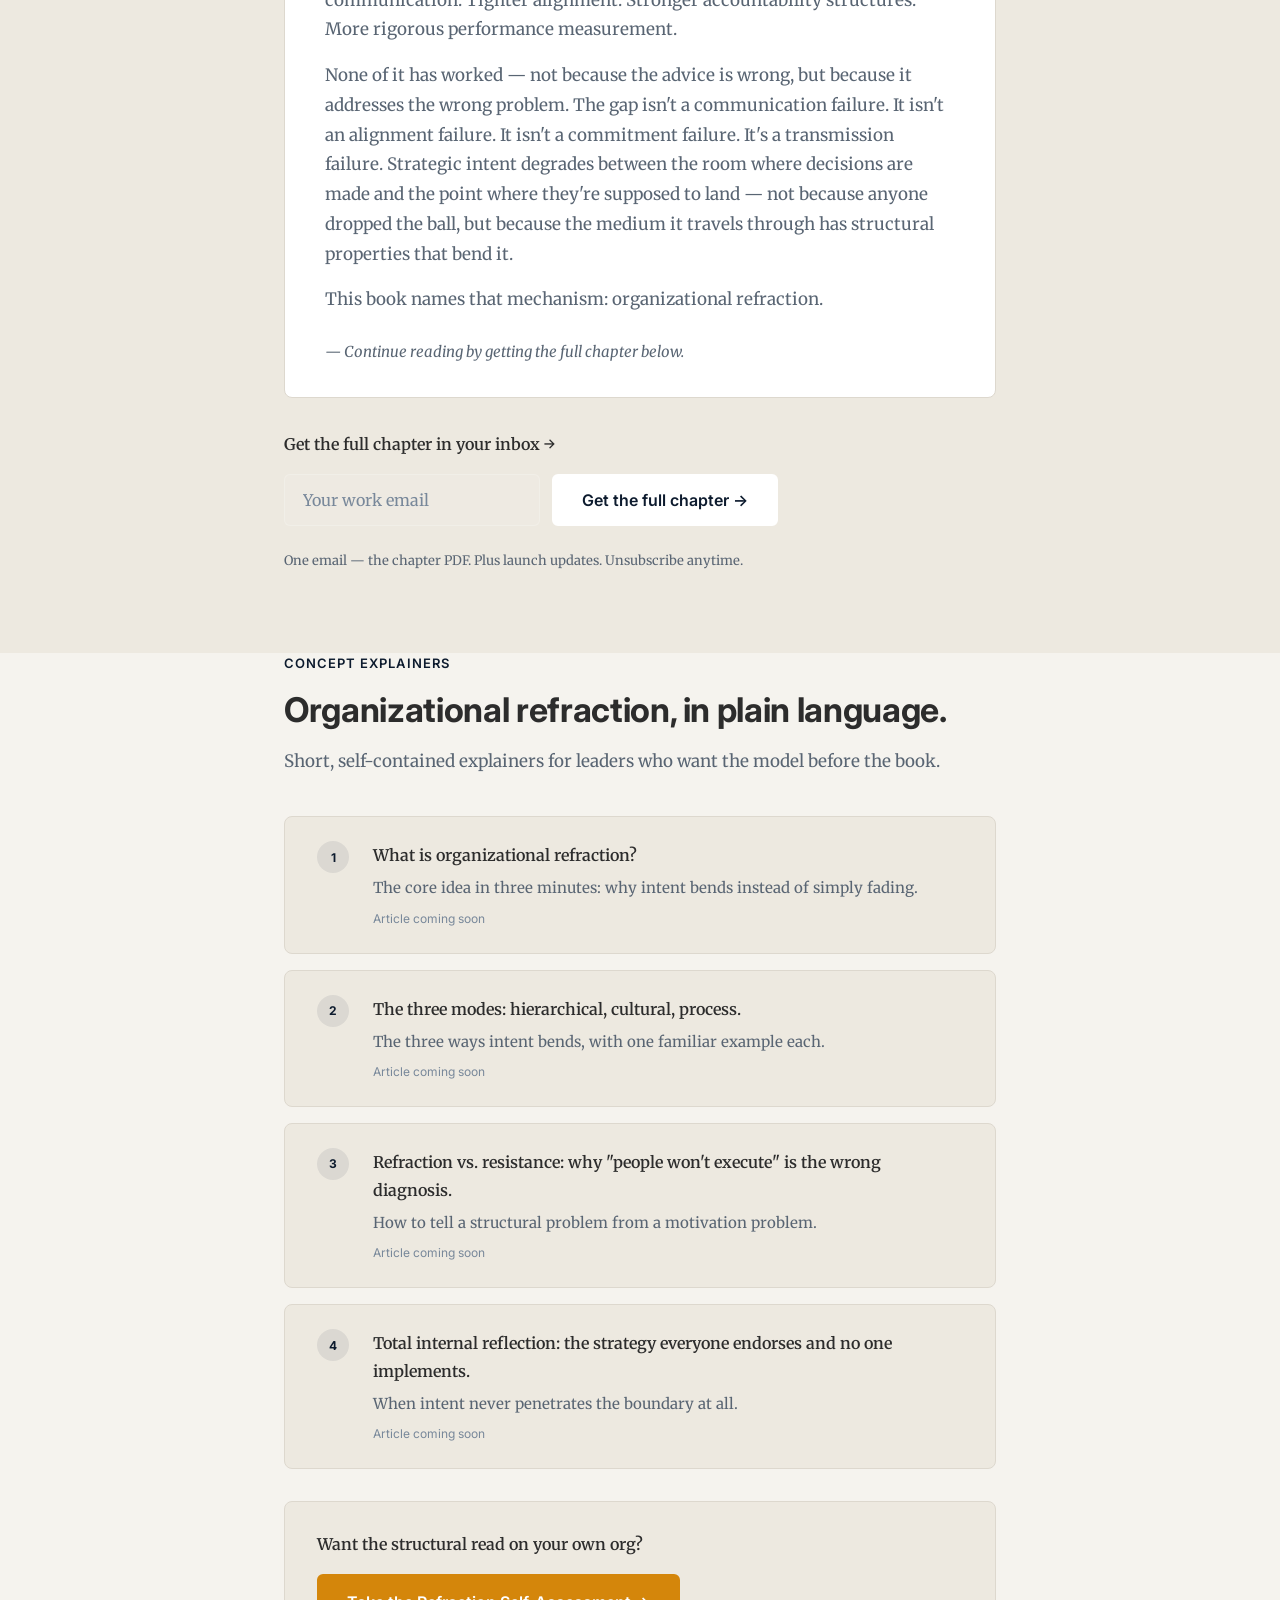
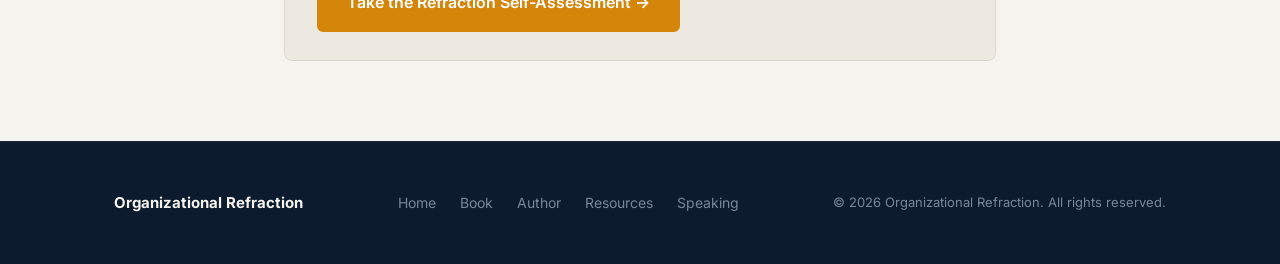
<file: resources/index.html>
<!DOCTYPE html>
<html lang="en">
<head>
  <meta charset="UTF-8">
  <meta name="viewport" content="width=device-width, initial-scale=1.0">

  <!-- SEO -->
  <title>Resources — Organizational Refraction | Free Diagnostic &amp; Excerpt</title>
  <meta name="description" content="Map where strategic intent bends in your own organization with a free 5-minute diagnostic for senior leaders. Plus a book excerpt and plain-language explainers on organizational refraction.">
  <meta name="keywords" content="organizational refraction diagnostic, strategy execution self-assessment">
  <link rel="canonical" href="https://organizationalrefraction.com/resources/">

  <meta property="og:type" content="website">
  <meta property="og:title" content="Resources — Organizational Refraction | Free Diagnostic &amp; Excerpt">
  <meta property="og:description" content="Map where strategic intent bends in your own organization with a free 5-minute diagnostic for senior leaders.">
  <meta property="og:url" content="https://organizationalrefraction.com/resources/">
  <meta property="og:site_name" content="Organizational Refraction">

  <meta name="twitter:card" content="summary_large_image">
  <meta name="twitter:title" content="Resources — Organizational Refraction">
  <meta name="twitter:description" content="Free diagnostic & excerpt. Map where your strategy is bending.">

  <link rel="preconnect" href="https://fonts.googleapis.com">
  <link rel="preconnect" href="https://fonts.gstatic.com" crossorigin>
  <link href="https://fonts.googleapis.com/css2?family=Inter:wght@400;500;600;700&family=Merriweather:ital,wght@0,400;0,700;1,400&display=swap" rel="stylesheet">

  <link rel="stylesheet" href="/css/main.css">

  <!-- GA4 — CONFIGURE: replace G-XXXXXXXXXX -->
  <script async src="https://www.googletagmanager.com/gtag/js?id=G-XXXXXXXXXX"></script>
  <script>
    window.dataLayer = window.dataLayer || [];
    function gtag(){dataLayer.push(arguments);}
    gtag('js', new Date());
    gtag('config', 'G-XXXXXXXXXX');
  </script>

  <!-- Hotjar — CONFIGURE: replace XXXXXXX -->
  <script>
    (function(h,o,t,j,a,r){
      h.hj=h.hj||function(){(h.hj.q=h.hj.q||[]).push(arguments)};
      h._hjSettings={hjid:XXXXXXX,hjsv:6};
      a=o.getElementsByTagName('head')[0];
      r=o.createElement('script');r.async=1;
      r.src=t+h._hjSettings.hjid+j+h._hjSettings.hjsv;
      a.appendChild(r);
    })(window,document,'https://static.hotjar.com/c/hotjar-','.js?sv=');
  </script>
</head>
<body>

  <!-- Navigation -->
  <header class="site-header">
    <div class="container">
      <nav class="nav-inner" aria-label="Main navigation">
        <a href="/" class="nav-logo">Organizational Refraction</a>
        <button class="nav-toggle" aria-label="Toggle menu" aria-expanded="false">
          <span></span><span></span><span></span>
        </button>
        <ul class="nav-links">
          <li><a href="/book/">Book</a></li>
          <li><a href="/author/">Author</a></li>
          <li><a href="/resources/">Resources</a></li>
          <li><a href="/speaking/">Speaking</a></li>
          <li><a href="#diagnostic" class="nav-cta">Get the diagnostic →</a></li>
        </ul>
      </nav>
    </div>
  </header>

  <main>

    <!-- Page Hero -->
    <section class="page-hero">
      <div class="container container--narrow">
        <span class="eyebrow">Resources</span>
        <h1>Tools to find where your strategy is bending.</h1>
      </div>
    </section>

    <!-- The Diagnostic (lead magnet — email-gated, primary CTA) -->
    <section class="diagnostic-cta" id="diagnostic">
      <div class="container container--narrow">
        <span class="eyebrow">Free self-assessment</span>
        <h2>The Refraction Self-Assessment</h2>
        <p class="diagnostic-cta__subhead">A 5-minute structural read on your organization — for senior leaders.</p>

        <p style="color:rgba(255,255,255,0.75);max-width:60ch;margin-bottom:1.5rem;">Most diagnostics measure symptoms: engagement, alignment scores, sentiment. This one looks at the medium. In five minutes, it maps where strategic intent is most likely bending in <em>your</em> organization — by hierarchy layer, cultural boundary, and incentive system — and tells you which boundary to look at first.</p>

        <ul class="diagnostic-cta__yields">
          <li>A structural read across the three modes of refraction — hierarchical, cultural, and process</li>
          <li>Your most probable refraction point — the boundary where intent is bending hardest</li>
          <li>A short interpretation guide written for executives, not for an OD consultant to translate</li>
        </ul>

        <div class="diagnostic-form">
          <div class="email-form-wrap">
            <form class="email-form" data-source="resources-diagnostic">
              <div class="email-form__group">
                <input type="email" name="email" placeholder="Your work email" required autocomplete="email" aria-label="Work email">
                <button type="submit" class="btn btn-primary">Email me the assessment →</button>
              </div>
            </form>
            <div class="form-success" style="background:rgba(16,185,129,0.15);border:1px solid rgba(16,185,129,0.3);color:#6EE7B7;padding:1rem 1.25rem;border-radius:6px;margin-top:1rem;" role="alert">
              ✓ Check your inbox — the assessment is on its way.
            </div>
          </div>
          <p class="diagnostic-cta__privacy">Your email gets you the diagnostic and launch updates — nothing else. No spam, no list-selling, unsubscribe in one click.</p>
        </div>
      </div>
    </section>

    <!-- Read an excerpt -->
    <section class="excerpt">
      <div class="container container--narrow">
        <div class="section-header">
          <span class="eyebrow">Book excerpt</span>
          <h2>Start with Chapter 1.</h2>
          <p>Read the opening chapter — <em>The Strategy-Reality Gap: A New Explanation</em> — and see the reframe for yourself: why roughly a third of your strategy's value disappears before it arrives, and why that's a transmission problem, not an execution one.</p>
        </div>
        <div class="excerpt__body">
          <p><em>The following is the opening of Chapter 1 of </em>Organizational Refraction.</p>
          <p>Organizations realize, on average, only about two-thirds of the value their strategies promise. Mankins and Steele put the number at 63% in their 2005 HBR study — and in the two decades since, the management field has generated an enormous literature on how to close the gap. Better communication. Tighter alignment. Stronger accountability structures. More rigorous performance measurement.</p>
          <p>None of it has worked — not because the advice is wrong, but because it addresses the wrong problem. The gap isn't a communication failure. It isn't an alignment failure. It isn't a commitment failure. It's a transmission failure. Strategic intent degrades between the room where decisions are made and the point where they're supposed to land — not because anyone dropped the ball, but because the medium it travels through has structural properties that bend it.</p>
          <p>This book names that mechanism: organizational refraction.</p>
          <p style="font-style:italic;color:var(--color-text-muted);margin-top:1.5rem;font-size:0.9375rem;">— Continue reading by getting the full chapter below.</p>
        </div>
        <div class="email-form-wrap mt-4" style="max-width:480px;">
          <p style="font-weight:600;margin-bottom:1rem;">Get the full chapter in your inbox →</p>
          <form class="email-form" data-source="resources-excerpt">
            <div class="email-form__group">
              <input type="email" name="email" placeholder="Your work email" required autocomplete="email" aria-label="Work email">
              <button type="submit" class="btn btn-primary">Get the full chapter →</button>
            </div>
            <p style="font-size:0.8125rem;color:var(--color-text-muted);margin-top:0.5rem;">One email — the chapter PDF. Plus launch updates. Unsubscribe anytime.</p>
          </form>
          <div class="form-success" role="alert" style="background:rgba(16,185,129,0.08);border:1px solid rgba(16,185,129,0.3);color:#065F46;padding:1rem 1.25rem;border-radius:6px;">
            ✓ The full chapter is on its way to your inbox.
          </div>
        </div>
      </div>
    </section>

    <!-- Concept explainers -->
    <section class="explainers">
      <div class="container container--narrow">
        <div class="section-header">
          <span class="eyebrow">Concept explainers</span>
          <h2>Organizational refraction, in plain language.</h2>
          <p>Short, self-contained explainers for leaders who want the model before the book.</p>
        </div>
        <ul class="explainer-list">
          <li class="explainer-item">
            <span class="explainer-item__num">1</span>
            <div>
              <p class="explainer-item__title">What is organizational refraction?</p>
              <p class="explainer-item__desc">The core idea in three minutes: why intent bends instead of simply fading.</p>
              <p class="explainer-item__tag">Article coming soon</p>
            </div>
          </li>
          <li class="explainer-item">
            <span class="explainer-item__num">2</span>
            <div>
              <p class="explainer-item__title">The three modes: hierarchical, cultural, process.</p>
              <p class="explainer-item__desc">The three ways intent bends, with one familiar example each.</p>
              <p class="explainer-item__tag">Article coming soon</p>
            </div>
          </li>
          <li class="explainer-item">
            <span class="explainer-item__num">3</span>
            <div>
              <p class="explainer-item__title">Refraction vs. resistance: why "people won't execute" is the wrong diagnosis.</p>
              <p class="explainer-item__desc">How to tell a structural problem from a motivation problem.</p>
              <p class="explainer-item__tag">Article coming soon</p>
            </div>
          </li>
          <li class="explainer-item">
            <span class="explainer-item__num">4</span>
            <div>
              <p class="explainer-item__title">Total internal reflection: the strategy everyone endorses and no one implements.</p>
              <p class="explainer-item__desc">When intent never penetrates the boundary at all.</p>
              <p class="explainer-item__tag">Article coming soon</p>
            </div>
          </li>
        </ul>
        <div class="mt-4" style="padding:1.75rem 2rem;background:var(--color-bg-subtle);border:1px solid var(--color-border);border-radius:8px;">
          <p style="font-weight:600;margin-bottom:1rem;">Want the structural read on your own org?</p>
          <a href="#diagnostic" class="btn btn-primary">Take the Refraction Self-Assessment →</a>
        </div>
      </div>
    </section>

  </main>

  <!-- Footer -->
  <footer class="site-footer">
    <div class="container">
      <div class="footer-inner">
        <span class="footer-logo">Organizational Refraction</span>
        <ul class="footer-links">
          <li><a href="/">Home</a></li>
          <li><a href="/book/">Book</a></li>
          <li><a href="/author/">Author</a></li>
          <li><a href="/resources/">Resources</a></li>
          <li><a href="/speaking/">Speaking</a></li>
        </ul>
        <span class="footer-copy">&copy; 2026 Organizational Refraction. All rights reserved.</span>
      </div>
    </div>
  </footer>

  <script src="/js/main.js"></script>
</body>
</html>
</file>
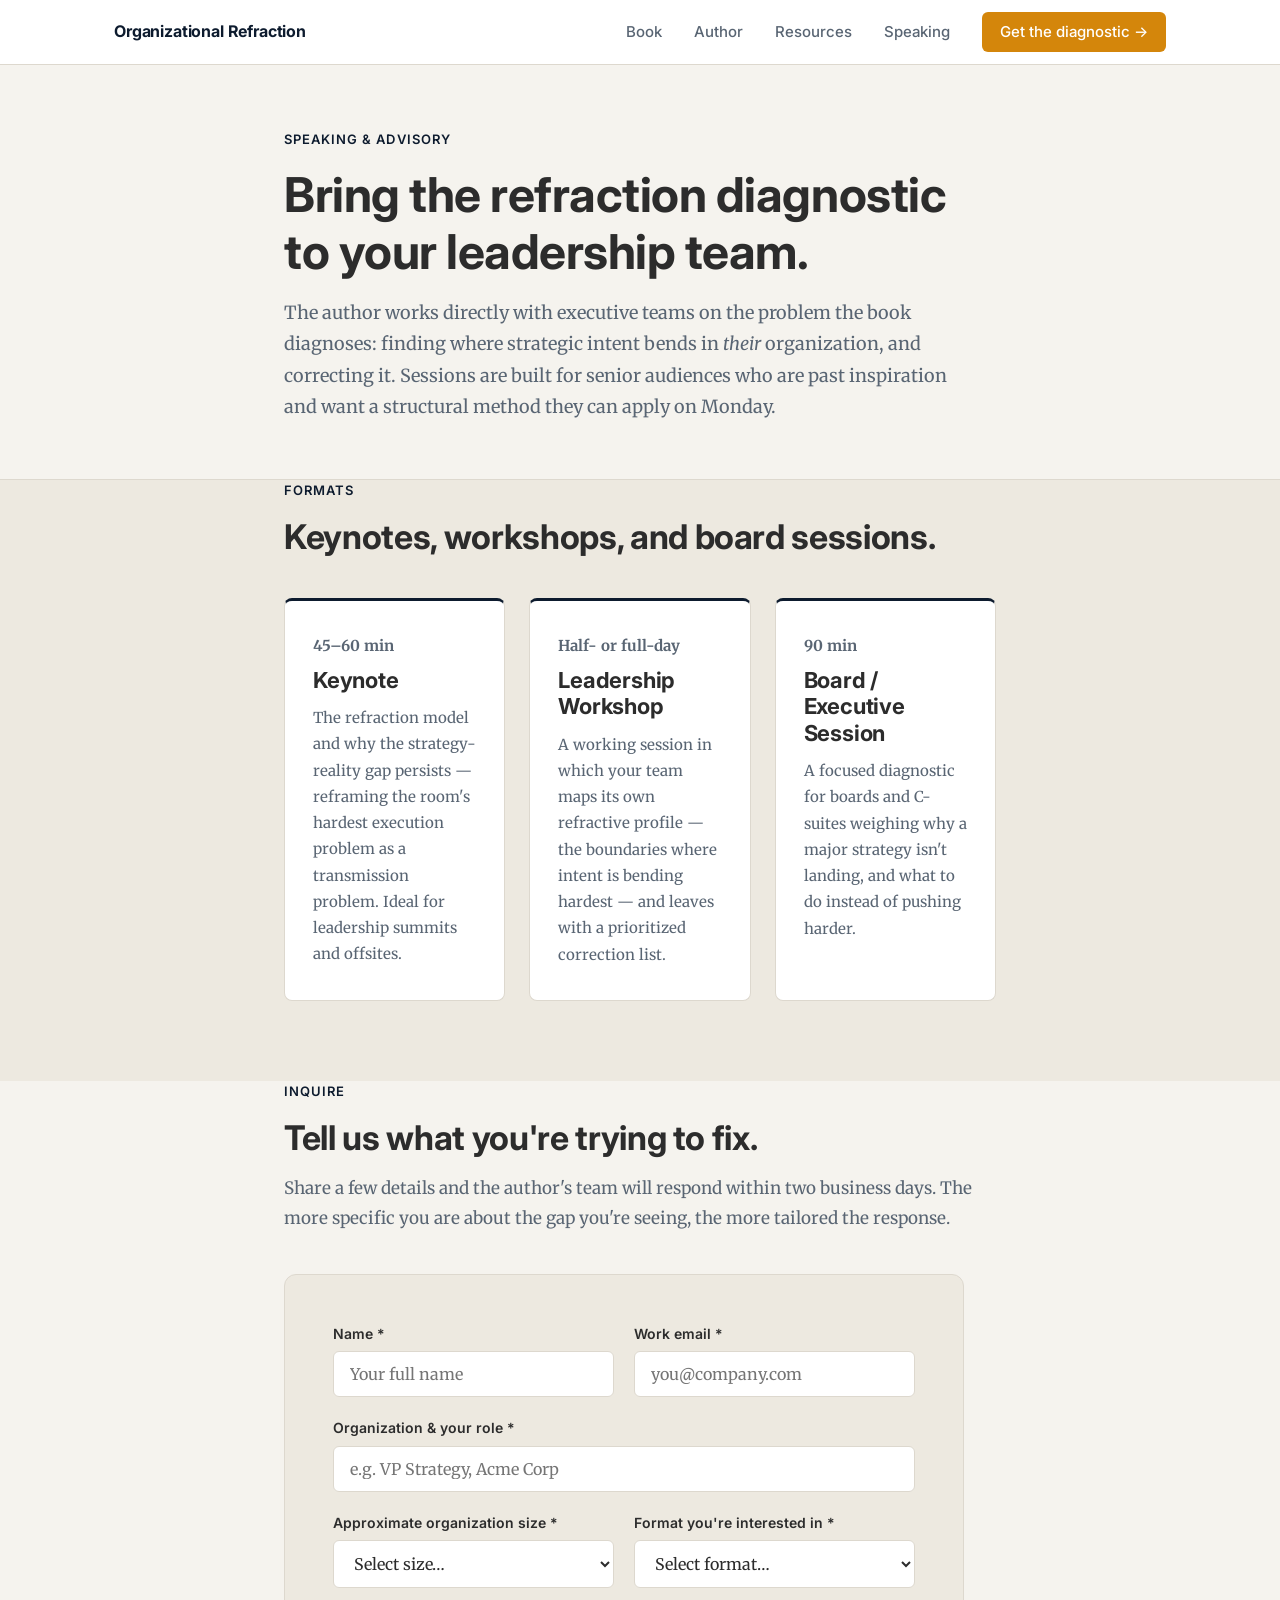
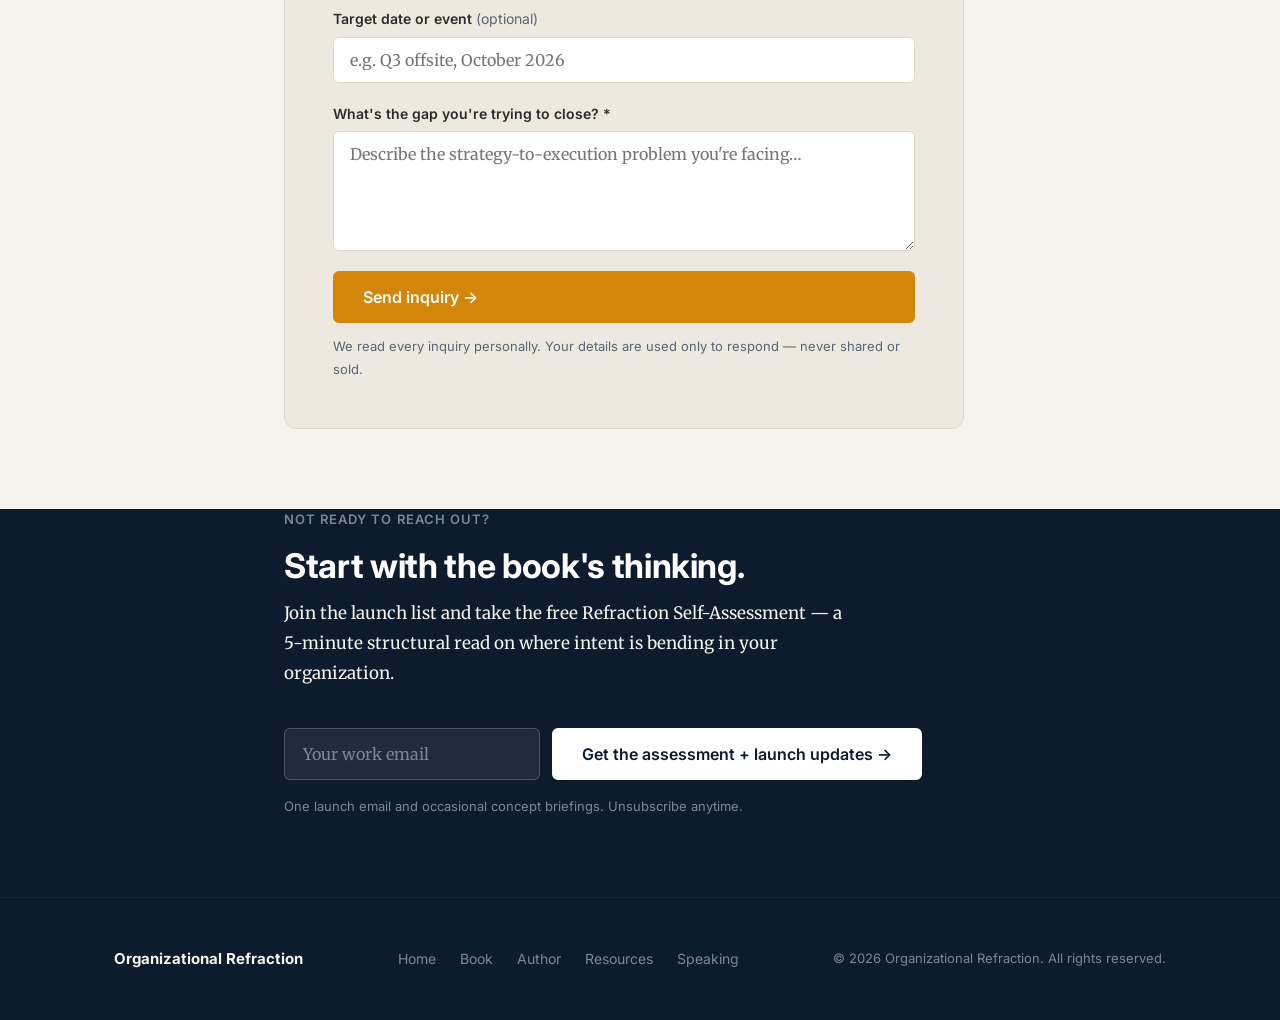
<file: speaking/index.html>
<!DOCTYPE html>
<html lang="en">
<head>
  <meta charset="UTF-8">
  <meta name="viewport" content="width=device-width, initial-scale=1.0">

  <!-- SEO -->
  <title>Speaking &amp; Advisory — Organizational Refraction</title>
  <meta name="description" content="Book the author of Organizational Refraction for a keynote, leadership workshop, or board session on diagnosing and correcting the strategy-reality gap. Submit an inquiry.">
  <meta name="keywords" content="organizational refraction keynote, strategy execution speaker">
  <link rel="canonical" href="https://organizationalrefraction.com/speaking/">

  <meta property="og:type" content="website">
  <meta property="og:title" content="Speaking &amp; Advisory — Organizational Refraction">
  <meta property="og:description" content="Book the author of Organizational Refraction for a keynote, leadership workshop, or board session on diagnosing and correcting the strategy-reality gap.">
  <meta property="og:url" content="https://organizationalrefraction.com/speaking/">
  <meta property="og:site_name" content="Organizational Refraction">

  <meta name="twitter:card" content="summary_large_image">
  <meta name="twitter:title" content="Speaking &amp; Advisory — Organizational Refraction">
  <meta name="twitter:description" content="Keynotes, workshops, and board sessions on the strategy-reality gap.">

  <link rel="preconnect" href="https://fonts.googleapis.com">
  <link rel="preconnect" href="https://fonts.gstatic.com" crossorigin>
  <link href="https://fonts.googleapis.com/css2?family=Inter:wght@400;500;600;700&family=Merriweather:ital,wght@0,400;0,700;1,400&display=swap" rel="stylesheet">

  <link rel="stylesheet" href="/css/main.css">

  <!-- GA4 — CONFIGURE: replace G-XXXXXXXXXX -->
  <script async src="https://www.googletagmanager.com/gtag/js?id=G-XXXXXXXXXX"></script>
  <script>
    window.dataLayer = window.dataLayer || [];
    function gtag(){dataLayer.push(arguments);}
    gtag('js', new Date());
    gtag('config', 'G-XXXXXXXXXX');
  </script>

  <!-- Hotjar — CONFIGURE: replace XXXXXXX -->
  <script>
    (function(h,o,t,j,a,r){
      h.hj=h.hj||function(){(h.hj.q=h.hj.q||[]).push(arguments)};
      h._hjSettings={hjid:XXXXXXX,hjsv:6};
      a=o.getElementsByTagName('head')[0];
      r=o.createElement('script');r.async=1;
      r.src=t+h._hjSettings.hjid+j+h._hjSettings.hjsv;
      a.appendChild(r);
    })(window,document,'https://static.hotjar.com/c/hotjar-','.js?sv=');
  </script>
</head>
<body>

  <!-- Navigation -->
  <header class="site-header">
    <div class="container">
      <nav class="nav-inner" aria-label="Main navigation">
        <a href="/" class="nav-logo">Organizational Refraction</a>
        <button class="nav-toggle" aria-label="Toggle menu" aria-expanded="false">
          <span></span><span></span><span></span>
        </button>
        <ul class="nav-links">
          <li><a href="/book/">Book</a></li>
          <li><a href="/author/">Author</a></li>
          <li><a href="/resources/">Resources</a></li>
          <li><a href="/speaking/">Speaking</a></li>
          <li><a href="/#capture" class="nav-cta">Get the diagnostic →</a></li>
        </ul>
      </nav>
    </div>
  </header>

  <main>

    <!-- Page Hero -->
    <section class="page-hero">
      <div class="container container--narrow">
        <span class="eyebrow">Speaking &amp; advisory</span>
        <h1>Bring the refraction diagnostic to your leadership team.</h1>
        <p class="page-hero__desc">The author works directly with executive teams on the problem the book diagnoses: finding where strategic intent bends in <em>their</em> organization, and correcting it. Sessions are built for senior audiences who are past inspiration and want a structural method they can apply on Monday.</p>
      </div>
    </section>

    <!-- Formats -->
    <section class="formats">
      <div class="container container--narrow">
        <div class="section-header">
          <span class="eyebrow">Formats</span>
          <h2>Keynotes, workshops, and board sessions.</h2>
        </div>
        <div class="format-grid">
          <div class="format-card">
            <p class="format-card__duration">45–60 min</p>
            <h3>Keynote</h3>
            <p>The refraction model and why the strategy-reality gap persists — reframing the room's hardest execution problem as a transmission problem. Ideal for leadership summits and offsites.</p>
          </div>
          <div class="format-card">
            <p class="format-card__duration">Half- or full-day</p>
            <h3>Leadership Workshop</h3>
            <p>A working session in which your team maps its own refractive profile — the boundaries where intent is bending hardest — and leaves with a prioritized correction list.</p>
          </div>
          <div class="format-card">
            <p class="format-card__duration">90 min</p>
            <h3>Board / Executive Session</h3>
            <p>A focused diagnostic for boards and C-suites weighing why a major strategy isn't landing, and what to do instead of pushing harder.</p>
          </div>
        </div>
      </div>
    </section>

    <!-- Inquiry form -->
    <section class="inquiry-form">
      <div class="container container--narrow">
        <div class="section-header">
          <span class="eyebrow">Inquire</span>
          <h2>Tell us what you're trying to fix.</h2>
          <p>Share a few details and the author's team will respond within two business days. The more specific you are about the gap you're seeing, the more tailored the response.</p>
        </div>

        <div class="form-card">
          <div class="email-form-wrap">
            <!-- Netlify Forms: add data-netlify="true" and name attribute when deploying to Netlify -->
            <form class="contact-form" id="contact-form" name="contact" method="POST" data-netlify="true" novalidate>
              <input type="hidden" name="form-name" value="contact">

              <div class="form-row">
                <div class="form-group">
                  <label for="name">Name <span aria-hidden="true">*</span></label>
                  <input type="text" id="name" name="name" required autocomplete="name" placeholder="Your full name">
                </div>
                <div class="form-group">
                  <label for="email">Work email <span aria-hidden="true">*</span></label>
                  <input type="email" id="email" name="email" required autocomplete="email" placeholder="you@company.com">
                </div>
              </div>

              <div class="form-group">
                <label for="org-role">Organization &amp; your role <span aria-hidden="true">*</span></label>
                <input type="text" id="org-role" name="org-role" required placeholder="e.g. VP Strategy, Acme Corp">
              </div>

              <div class="form-row">
                <div class="form-group">
                  <label for="org-size">Approximate organization size <span aria-hidden="true">*</span></label>
                  <select id="org-size" name="org-size" required>
                    <option value="" disabled selected>Select size…</option>
                    <option value="lt500">&lt; 500</option>
                    <option value="500-5000">500 – 5,000</option>
                    <option value="5000-50000">5,000 – 50,000</option>
                    <option value="gt50000">50,000+</option>
                  </select>
                </div>
                <div class="form-group">
                  <label for="format">Format you're interested in <span aria-hidden="true">*</span></label>
                  <select id="format" name="format" required>
                    <option value="" disabled selected>Select format…</option>
                    <option value="keynote">Keynote</option>
                    <option value="workshop">Workshop</option>
                    <option value="board-session">Board session</option>
                    <option value="not-sure">Not sure yet</option>
                  </select>
                </div>
              </div>

              <div class="form-group">
                <label for="target-date">Target date or event <span style="color:var(--color-text-muted);font-weight:400;">(optional)</span></label>
                <input type="text" id="target-date" name="target-date" placeholder="e.g. Q3 offsite, October 2026">
              </div>

              <div class="form-group">
                <label for="gap">What's the gap you're trying to close? <span aria-hidden="true">*</span></label>
                <textarea id="gap" name="gap" required placeholder="Describe the strategy-to-execution problem you're facing…"></textarea>
              </div>

              <div class="form-submit-area">
                <button type="submit" class="btn btn-primary">Send inquiry →</button>
                <p class="form-reassurance">We read every inquiry personally. Your details are used only to respond — never shared or sold.</p>
              </div>
            </form>
            <div class="form-success" role="alert" style="background:rgba(16,185,129,0.08);border:1px solid rgba(16,185,129,0.3);color:#065F46;padding:1.5rem 2rem;border-radius:8px;font-size:1rem;">
              <strong>✓ Inquiry received.</strong> We'll respond within two business days.
            </div>
          </div>
        </div>
      </div>
    </section>

    <!-- Secondary capture -->
    <section class="capture">
      <div class="container container--narrow">
        <div class="section-header">
          <span class="eyebrow">Not ready to reach out?</span>
          <h2>Start with the book's thinking.</h2>
          <p style="color:var(--warm-off-white);max-width:52ch;margin-top:0.75rem;">Join the launch list and take the free Refraction Self-Assessment — a 5-minute structural read on where intent is bending in your organization.</p>
        </div>
        <div class="email-form-wrap" style="max-width:480px;">
          <form class="email-form" data-source="speaking-page">
            <div class="email-form__group">
              <input type="email" name="email" placeholder="Your work email" required autocomplete="email" aria-label="Work email">
              <button type="submit" class="btn btn-primary">Get the assessment + launch updates →</button>
            </div>
            <p class="email-form__privacy">One launch email and occasional concept briefings. Unsubscribe anytime.</p>
          </form>
          <div class="form-success" role="alert">✓ You're on the list — check your inbox.</div>
        </div>
      </div>
    </section>

  </main>

  <!-- Footer -->
  <footer class="site-footer">
    <div class="container">
      <div class="footer-inner">
        <span class="footer-logo">Organizational Refraction</span>
        <ul class="footer-links">
          <li><a href="/">Home</a></li>
          <li><a href="/book/">Book</a></li>
          <li><a href="/author/">Author</a></li>
          <li><a href="/resources/">Resources</a></li>
          <li><a href="/speaking/">Speaking</a></li>
        </ul>
        <span class="footer-copy">&copy; 2026 Organizational Refraction. All rights reserved.</span>
      </div>
    </div>
  </footer>

  <script src="/js/main.js"></script>
</body>
</html>
</file>
<file: css/main.css>
/* ============================================================
   Organizational Refraction — Main Stylesheet
   Target: LCP < 2.5s · Desktop-primary · Mobile responsive
   ============================================================ */

/* --- Reset & Base --- */
*, *::before, *::after { box-sizing: border-box; margin: 0; padding: 0; }

:root {
  /* Brand Identity Guide v1.1 — canonical tokens */
  --navy-deep:      #0D1B2E;   /* backgrounds, headings */
  --navy-mid:       #16284B;   /* secondary surfaces */
  --navy-light:     #20406E;   /* diagrams, tertiary */
  --amber:          #D4860B;   /* CTAs, highlights */
  --amber-light:    #F0AC32;   /* active states, refracted ray */
  --amber-pale:     #FCE6A5;   /* diagram labels */
  --warm-off-white: #F5F3EE;   /* page backgrounds */
  --slate:          #78889A;   /* captions, secondary text on dark surfaces */
  --near-black:     #2C2C2C;   /* body copy — no pure #000000 */

  /* Applied tokens */
  --color-bg:          #F5F3EE;   /* Warm Off-White */
  --color-text:        #2C2C2C;   /* Near-Black */
  --color-text-muted:  #596573;   /* WCAG AA-compliant (4.9:1) secondary text on light bg */
  --color-accent:      #0D1B2E;   /* Navy Deep — structure, nav, headings */
  --color-accent-dark: #16284B;   /* Navy Mid — hover states on nav/outline */
  --color-cta:         #D4860B;   /* Amber — primary CTA buttons */
  --color-cta-dark:    #B8730A;   /* Amber dark — CTA hover */
  --color-border:      #DDD8CE;   /* Warm neutral border */
  --color-bg-subtle:   #EDE9E0;   /* Deeper warm off-white for alternating sections */
  --color-bg-dark:     #0D1B2E;   /* Navy Deep — dark sections, footer */

  --font-sans: 'Inter', Arial, 'Helvetica Neue', sans-serif;
  --font-body: 'Merriweather', Georgia, serif;

  --max-w: 1100px;
  --section-gap: 5rem;
  --section-gap-sm: 3rem;
}

html { font-size: 16px; scroll-behavior: smooth; }

body {
  font-family: var(--font-body);
  background: var(--color-bg);
  color: var(--color-text);
  line-height: 1.6;
  -webkit-font-smoothing: antialiased;
}

img { display: block; max-width: 100%; height: auto; }
a { color: inherit; }

/* --- Typography --- */
h1, h2, h3, h4 {
  font-family: var(--font-sans);
  line-height: 1.2;
  font-weight: 700;
  letter-spacing: -0.01em;
}

/* UI chrome: navigation, buttons, forms, labels stay Inter */
.btn, button,
input, select, textarea,
.site-header, .site-footer,
.eyebrow, .nav-logo, .nav-links a,
.chapter-item__num, .pub-item__date,
.explainer-item__num, .explainer-item__tag,
.form-group label, .form-note, .form-reassurance,
.email-form__privacy, .capture .eyebrow {
  font-family: var(--font-sans);
}
h1 { font-size: clamp(2rem, 4vw, 3rem); }
h2 { font-size: clamp(1.5rem, 3vw, 2.125rem); }
h3 { font-size: clamp(1.125rem, 2vw, 1.375rem); }
h4 { font-size: 1.0625rem; }
p  { line-height: 1.75; }

.eyebrow {
  display: block;
  font-size: 0.8125rem;
  font-weight: 600;
  letter-spacing: 0.08em;
  text-transform: uppercase;
  color: var(--color-accent);
  margin-bottom: 1rem;
}

/* --- Layout --- */
.container {
  width: 100%;
  max-width: var(--max-w);
  margin-inline: auto;
  padding-inline: 1.5rem;
}

.container--narrow {
  max-width: 760px;
}

section { padding-block: var(--section-gap); }
section + section { padding-top: 0; }

/* --- Navigation --- */
.site-header {
  position: sticky;
  top: 0;
  z-index: 100;
  background: rgba(255,255,255,0.96);
  backdrop-filter: blur(8px);
  -webkit-backdrop-filter: blur(8px);
  border-bottom: 1px solid var(--color-border);
}

.nav-inner {
  display: flex;
  align-items: center;
  justify-content: space-between;
  gap: 2rem;
  height: 64px;
}

.nav-logo {
  font-weight: 700;
  font-size: 1rem;
  letter-spacing: -0.01em;
  color: var(--color-accent);
  text-decoration: none;
  flex-shrink: 0;
}

.nav-links {
  display: flex;
  align-items: center;
  gap: 2rem;
  list-style: none;
}

.nav-links a {
  font-size: 0.9375rem;
  font-weight: 500;
  color: var(--color-text-muted);
  text-decoration: none;
  transition: color 0.15s;
}
.nav-links a:hover,
.nav-links a.active { color: var(--color-text); }

.nav-cta {
  display: inline-flex;
  align-items: center;
  gap: 0.375rem;
  font-size: 0.875rem;
  font-weight: 600;
  color: #fff !important;
  background: var(--color-cta);
  padding: 0.5rem 1.125rem;
  border-radius: 6px;
  text-decoration: none;
  transition: background 0.15s;
}
.nav-cta:hover { background: var(--color-cta-dark) !important; }

/* Mobile nav */
.nav-toggle {
  display: none;
  background: none;
  border: none;
  cursor: pointer;
  padding: 0.25rem;
  flex-direction: column;
  gap: 5px;
}
.nav-toggle span {
  display: block;
  width: 22px;
  height: 2px;
  background: var(--color-text);
  border-radius: 2px;
  transition: transform 0.2s, opacity 0.2s;
}

@media (max-width: 768px) {
  .nav-toggle { display: flex; }
  .nav-links {
    display: none;
    position: absolute;
    top: 64px;
    left: 0;
    right: 0;
    background: var(--color-bg);
    flex-direction: column;
    align-items: flex-start;
    gap: 0;
    border-bottom: 1px solid var(--color-border);
    padding: 0.5rem 0;
  }
  .nav-links.open { display: flex; }
  .nav-links li { width: 100%; }
  .nav-links a { display: block; padding: 0.875rem 1.5rem; }
  .nav-cta { margin: 0.5rem 1.5rem 1rem; }
  .site-header { position: relative; }
}

/* --- Buttons & CTAs --- */
.btn {
  display: inline-flex;
  align-items: center;
  gap: 0.375rem;
  font-size: 1rem;
  font-weight: 600;
  padding: 0.875rem 1.75rem;
  border-radius: 6px;
  text-decoration: none;
  cursor: pointer;
  border: 2px solid transparent;
  transition: background 0.15s, color 0.15s, border-color 0.15s;
  white-space: nowrap;
}

.btn-primary {
  background: var(--color-cta);
  color: #fff;
  border-color: var(--color-cta);
}
.btn-primary:hover {
  background: var(--color-cta-dark);
  border-color: var(--color-cta-dark);
}

.btn-outline {
  background: transparent;
  color: var(--color-accent);
  border-color: var(--color-accent);
}
.btn-outline:hover {
  background: var(--color-accent);
  color: #fff;
}

.btn-ghost {
  background: transparent;
  color: var(--color-text);
  padding-inline: 0;
  text-decoration: underline;
  text-underline-offset: 3px;
  border: none;
}

.btn-arrow::after { content: ' →'; }

/* --- Hero Section --- */
.hero {
  padding-block: 6rem 5rem;
  background: var(--color-bg);
}

.hero__eyebrow { margin-bottom: 1.25rem; }

.hero__headline {
  font-size: clamp(2.25rem, 4.5vw, 3.25rem);
  max-width: 14ch;
  margin-bottom: 1.5rem;
}

.hero__subhead {
  font-size: 1.125rem;
  color: var(--color-text-muted);
  max-width: 60ch;
  margin-bottom: 2.5rem;
  line-height: 1.8;
}

.hero__ctas {
  display: flex;
  align-items: center;
  flex-wrap: wrap;
  gap: 1.25rem;
}

.hero__secondary {
  font-size: 0.9375rem;
  color: var(--color-text-muted);
  text-decoration: none;
}
.hero__secondary:hover { color: var(--color-text); }

/* --- Pain Section --- */
.pain {
  background: var(--color-bg-subtle);
  border-top: 1px solid var(--color-border);
  border-bottom: 1px solid var(--color-border);
}

.pain__list {
  list-style: none;
  display: flex;
  flex-direction: column;
  gap: 2rem;
  margin-top: 2rem;
}

.pain__item {
  padding: 1.75rem 2rem;
  background: #fff;
  border: 1px solid var(--color-border);
  border-radius: 8px;
}

.pain__item-title {
  font-weight: 700;
  margin-bottom: 0.5rem;
}

.pain__quote {
  font-size: 1.0625rem;
  font-style: italic;
  color: var(--color-text-muted);
  border-left: 3px solid var(--color-accent);
  padding-left: 1rem;
  margin-bottom: 1rem;
}

/* --- Explainer Section --- */
.explainer { background: var(--color-bg); }
.explainer__body {
  display: grid;
  grid-template-columns: 1fr 1fr;
  gap: 4rem;
  align-items: start;
  margin-top: 2.5rem;
}
.explainer__body p { color: var(--color-text-muted); margin-top: 1rem; }
.explainer__highlight {
  background: var(--color-bg-subtle);
  border-left: 4px solid var(--color-accent);
  padding: 1.5rem 1.75rem;
  border-radius: 0 8px 8px 0;
  font-weight: 600;
  font-size: 1.0625rem;
  line-height: 1.6;
}

@media (max-width: 768px) {
  .explainer__body { grid-template-columns: 1fr; gap: 2rem; }
}

/* --- Section Header --- */
.section-header { margin-bottom: 2.5rem; }
.section-header h2 { margin-top: 0.75rem; }
.section-header p {
  color: var(--color-text-muted);
  max-width: 64ch;
  margin-top: 1rem;
  font-size: 1.0625rem;
}

/* --- Differentiation --- */
.diff { background: var(--color-bg-subtle); }
.diff__content { max-width: 700px; }
.diff__content p { color: var(--color-text-muted); margin-top: 1.25rem; font-size: 1.0625rem; }

/* --- Author Credibility --- */
.author-cred { background: var(--color-bg); }
.author-cred__content { max-width: 680px; }
.author-cred__content p { color: var(--color-text-muted); margin-top: 1rem; font-size: 1.0625rem; }
.author-cred__cta { margin-top: 2rem; }

/* --- Praise / Testimonials --- */
.praise { background: var(--color-bg-subtle); }
.praise__grid {
  display: grid;
  grid-template-columns: 1fr 1fr;
  gap: 1.5rem;
  margin-top: 2rem;
}
.praise__card {
  background: #fff;
  border: 1px solid var(--color-border);
  border-radius: 8px;
  padding: 1.75rem 2rem;
}
.praise__card blockquote {
  font-size: 1.0625rem;
  font-style: italic;
  color: var(--color-text-muted);
  line-height: 1.75;
}
.praise__card cite {
  display: block;
  margin-top: 1rem;
  font-style: normal;
  font-weight: 600;
  font-size: 0.875rem;
}

@media (max-width: 768px) {
  .praise__grid { grid-template-columns: 1fr; }
}

/* --- Email Capture (Closing CTA) --- */
.capture {
  background: var(--color-bg-dark);
  color: #fff;
}
.capture .eyebrow { color: var(--slate); }
.capture h2 { color: #fff; }
.capture__body {
  display: grid;
  grid-template-columns: 1fr 1fr;
  gap: 4rem;
  align-items: center;
  margin-top: 2.5rem;
}
.capture__desc {
  font-size: 1.0625rem;
  color: #D1D5DB;
  line-height: 1.75;
}
.capture__bullets {
  list-style: none;
  display: flex;
  flex-direction: column;
  gap: 0.75rem;
  margin-top: 1.25rem;
  color: #D1D5DB;
  font-size: 1rem;
}
.capture__bullets li::before { content: '✓  '; color: var(--amber-light); font-weight: 700; }

.email-form { display: flex; flex-direction: column; gap: 1rem; }
.email-form__group {
  display: flex;
  gap: 0.75rem;
}
.email-form input[type="email"] {
  flex: 1;
  padding: 0.875rem 1.125rem;
  font-size: 1rem;
  font-family: inherit;
  background: rgba(255,255,255,0.08);
  border: 1px solid rgba(255,255,255,0.2);
  border-radius: 6px;
  color: #fff;
  outline: none;
  transition: border-color 0.15s;
}
.email-form input[type="email"]::placeholder { color: var(--slate); }
.email-form input[type="email"]:focus { border-color: rgba(255,255,255,0.5); }
.email-form .btn-primary {
  background: #fff;
  color: var(--color-accent);
  border-color: #fff;
  white-space: nowrap;
}
.email-form .btn-primary:hover { background: #F3F4F6; border-color: #F3F4F6; }
.email-form__privacy {
  font-size: 0.8125rem;
  color: var(--slate);
  line-height: 1.6;
}
.capture__preorder {
  margin-top: 2rem;
  color: #D1D5DB;
  font-size: 0.9375rem;
}
.capture__preorder a { color: var(--amber-light); text-decoration: underline; text-underline-offset: 2px; }

.form-success {
  display: none;
  background: rgba(16,185,129,0.12);
  border: 1px solid rgba(16,185,129,0.3);
  color: #6EE7B7;
  padding: 1rem 1.25rem;
  border-radius: 6px;
  font-size: 0.9375rem;
}

@media (max-width: 768px) {
  .capture__body { grid-template-columns: 1fr; gap: 2.5rem; }
  .email-form__group { flex-direction: column; }
}

/* --- Chapter List (Book page) --- */
.chapters { background: var(--color-bg); }
.chapters__parts {
  display: flex;
  flex-direction: column;
  gap: 3rem;
  margin-top: 2.5rem;
}
.chapter-part { }
.chapter-part__title {
  font-size: 0.8125rem;
  font-weight: 700;
  letter-spacing: 0.08em;
  text-transform: uppercase;
  color: var(--color-accent);
  margin-bottom: 1.25rem;
  padding-bottom: 0.75rem;
  border-bottom: 1px solid var(--color-border);
}
.chapter-list { list-style: none; display: flex; flex-direction: column; gap: 0.75rem; }
.chapter-item {
  display: flex;
  gap: 1.25rem;
  padding: 1.25rem 1.5rem;
  background: var(--color-bg-subtle);
  border-radius: 6px;
  border: 1px solid var(--color-border);
}
.chapter-item__num {
  font-size: 0.8125rem;
  font-weight: 700;
  color: var(--color-accent);
  flex-shrink: 0;
  padding-top: 0.1rem;
}
.chapter-item__title { font-weight: 600; margin-bottom: 0.375rem; }
.chapter-item__desc { font-size: 0.9375rem; color: var(--color-text-muted); }

/* --- Who It's For (Book page) --- */
.audience { background: var(--color-bg-subtle); }
.audience__grid {
  display: grid;
  grid-template-columns: 1fr 1fr;
  gap: 2rem;
  margin-top: 2rem;
}
.audience__card {
  background: #fff;
  border: 1px solid var(--color-border);
  border-radius: 8px;
  padding: 2rem;
}
.audience__card--for { border-top: 3px solid var(--color-accent); }
.audience__card--not { border-top: 3px solid #D1D5DB; }
.audience__card h3 { margin-bottom: 1.25rem; }
.audience__card ul {
  list-style: none;
  display: flex;
  flex-direction: column;
  gap: 0.75rem;
}
.audience__card li { font-size: 0.9375rem; color: var(--color-text-muted); padding-left: 1.25rem; position: relative; }
.audience__card--for li::before { content: '✓'; position: absolute; left: 0; color: var(--color-accent); font-weight: 700; }
.audience__card--not li::before { content: '—'; position: absolute; left: 0; color: var(--slate); }

@media (max-width: 768px) {
  .audience__grid { grid-template-columns: 1fr; }
}

/* --- Bio Page (Author) --- */
.bio { background: var(--color-bg); }
.bio__content { max-width: 700px; }
.bio__content p { color: var(--color-text-muted); font-size: 1.0625rem; margin-top: 1rem; }

.publications { background: var(--color-bg-subtle); }
.pub-list { list-style: none; display: flex; flex-direction: column; gap: 1rem; margin-top: 2rem; }
.pub-item {
  display: flex;
  align-items: flex-start;
  gap: 1.25rem;
  padding: 1.25rem 1.5rem;
  background: #fff;
  border: 1px solid var(--color-border);
  border-radius: 6px;
}
.pub-item__date { font-size: 0.8125rem; color: var(--slate); white-space: nowrap; flex-shrink: 0; padding-top: 0.1rem; }
.pub-item__title { font-weight: 600; font-size: 0.9375rem; }

.case-studies { background: var(--color-bg); }
.case-grid {
  display: grid;
  grid-template-columns: repeat(3, 1fr);
  gap: 1.5rem;
  margin-top: 2rem;
}
.case-card {
  background: var(--color-bg-subtle);
  border: 1px solid var(--color-border);
  border-radius: 8px;
  padding: 1.75rem 1.5rem;
}
.case-card__org { font-size: 1.125rem; font-weight: 700; color: var(--color-accent); margin-bottom: 0.75rem; }
.case-card__desc { font-size: 0.9375rem; color: var(--color-text-muted); line-height: 1.65; }

@media (max-width: 768px) {
  .case-grid { grid-template-columns: 1fr; }
}

/* --- Resources Page --- */
.diagnostic-cta {
  background: var(--color-accent);
  color: #fff;
  padding-block: 5rem;
}
.diagnostic-cta .eyebrow { color: var(--amber-light); }
.diagnostic-cta h2 { color: #fff; margin-bottom: 0.75rem; }
.diagnostic-cta__subhead { font-size: 1.125rem; color: rgba(255,255,255,0.8); margin-bottom: 2rem; max-width: 52ch; }
.diagnostic-cta__yields {
  list-style: none;
  display: flex;
  flex-direction: column;
  gap: 0.625rem;
  margin-bottom: 2.5rem;
}
.diagnostic-cta__yields li { font-size: 1rem; color: rgba(255,255,255,0.85); padding-left: 1.5rem; position: relative; }
.diagnostic-cta__yields li::before { content: '→'; position: absolute; left: 0; color: var(--amber-light); font-weight: 700; }
.diagnostic-form { max-width: 480px; }
.diagnostic-form .email-form { }
.diagnostic-form .email-form__group { flex-direction: column; }
.diagnostic-form input[type="email"] {
  background: rgba(255,255,255,0.12);
  border: 1px solid rgba(255,255,255,0.3);
}
.diagnostic-form .btn-primary { background: #fff; color: var(--color-accent); border-color: #fff; width: 100%; justify-content: center; }
.diagnostic-form .btn-primary:hover { background: #F3F4F6; border-color: #F3F4F6; }
.diagnostic-cta__privacy { font-size: 0.8125rem; color: rgba(255,255,255,0.5); margin-top: 0.75rem; }

.excerpt { background: var(--color-bg-subtle); }
.excerpt__content { max-width: 680px; }
.excerpt__body {
  background: #fff;
  border: 1px solid var(--color-border);
  border-radius: 8px;
  padding: 2rem 2.5rem;
  margin-top: 1.5rem;
}
.excerpt__body p { color: var(--color-text-muted); font-size: 1.0625rem; margin-top: 1rem; }

.explainers { background: var(--color-bg); }
.explainer-list { list-style: none; display: flex; flex-direction: column; gap: 1rem; margin-top: 2rem; }
.explainer-item {
  display: flex;
  align-items: flex-start;
  gap: 1.5rem;
  padding: 1.5rem 2rem;
  background: var(--color-bg-subtle);
  border: 1px solid var(--color-border);
  border-radius: 8px;
}
.explainer-item__num {
  font-size: 0.75rem;
  font-weight: 700;
  color: var(--color-accent);
  background: rgba(13,27,46,0.08);
  width: 2rem;
  height: 2rem;
  border-radius: 50%;
  display: flex;
  align-items: center;
  justify-content: center;
  flex-shrink: 0;
}
.explainer-item__title { font-weight: 600; margin-bottom: 0.375rem; }
.explainer-item__desc { font-size: 0.9375rem; color: var(--color-text-muted); }
.explainer-item__tag { font-size: 0.75rem; color: var(--slate); margin-top: 0.375rem; }

/* --- Speaking Page --- */
.speaking-hero { background: var(--color-bg); }
.formats { background: var(--color-bg-subtle); }
.format-grid {
  display: grid;
  grid-template-columns: repeat(3, 1fr);
  gap: 1.5rem;
  margin-top: 2rem;
}
.format-card {
  background: #fff;
  border: 1px solid var(--color-border);
  border-top: 3px solid var(--color-accent);
  border-radius: 8px;
  padding: 2rem 1.75rem;
}
.format-card__duration { font-size: 0.8125rem; color: var(--color-accent); font-weight: 700; margin-bottom: 0.5rem; }
.format-card h3 { margin-bottom: 0.75rem; }
.format-card p { font-size: 0.9375rem; color: var(--color-text-muted); }

@media (max-width: 768px) {
  .format-grid { grid-template-columns: 1fr; }
}

.inquiry-form { background: var(--color-bg); }
.form-card {
  background: var(--color-bg-subtle);
  border: 1px solid var(--color-border);
  border-radius: 12px;
  padding: 3rem;
  max-width: 680px;
}
.contact-form { display: flex; flex-direction: column; gap: 1.25rem; }
.form-row { display: grid; grid-template-columns: 1fr 1fr; gap: 1.25rem; }
.form-group { display: flex; flex-direction: column; gap: 0.375rem; }
.form-group label { font-size: 0.875rem; font-weight: 600; color: var(--color-text); }
.form-group input,
.form-group select,
.form-group textarea {
  padding: 0.75rem 1rem;
  font-family: inherit;
  font-size: 1rem;
  background: #fff;
  border: 1px solid var(--color-border);
  border-radius: 6px;
  color: var(--color-text);
  outline: none;
  transition: border-color 0.15s;
}
.form-group input:focus,
.form-group select:focus,
.form-group textarea:focus { border-color: var(--color-accent); box-shadow: 0 0 0 3px rgba(13,27,46,0.08); }
.form-group textarea { resize: vertical; min-height: 120px; }
.form-note { font-size: 0.8125rem; color: var(--color-text-muted); margin-top: 0.25rem; }
.form-submit-area { display: flex; flex-direction: column; gap: 0.75rem; }
.form-reassurance { font-size: 0.8125rem; color: var(--color-text-muted); }

@media (max-width: 640px) {
  .form-row { grid-template-columns: 1fr; }
  .form-card { padding: 2rem 1.5rem; }
}

/* --- Page Hero (inner pages) --- */
.page-hero {
  padding-block: 4rem 3.5rem;
  background: var(--color-bg);
  border-bottom: 1px solid var(--color-border);
}
.page-hero h1 { margin-top: 0.75rem; }
.page-hero__desc {
  margin-top: 1rem;
  font-size: 1.125rem;
  color: var(--color-text-muted);
  max-width: 56ch;
  line-height: 1.75;
}

/* --- Footer --- */
.site-footer {
  background: var(--color-bg-dark);
  color: var(--slate);
  padding-block: 3rem;
  border-top: 1px solid rgba(245,243,238,0.06);
}
.footer-inner {
  display: flex;
  align-items: center;
  justify-content: space-between;
  flex-wrap: wrap;
  gap: 1.5rem;
}
.footer-logo { font-weight: 700; color: var(--warm-off-white); font-size: 0.9375rem; }
.footer-links { display: flex; gap: 1.5rem; list-style: none; flex-wrap: wrap; }
.footer-links a {
  font-size: 0.875rem;
  color: var(--slate);
  text-decoration: none;
  transition: color 0.15s;
}
.footer-links a:hover { color: var(--warm-off-white); }
.footer-copy { font-size: 0.8125rem; color: var(--slate); }

@media (max-width: 600px) {
  .footer-inner { flex-direction: column; align-items: flex-start; gap: 1rem; }
}

/* --- Utilities --- */
.text-muted { color: var(--color-text-muted); }
.mt-1 { margin-top: 0.5rem; }
.mt-2 { margin-top: 1rem; }
.mt-3 { margin-top: 1.5rem; }
.mt-4 { margin-top: 2rem; }
.mt-5 { margin-top: 2.5rem; }

/* --- Form success state --- */
.form-success-visible { display: block !important; }
</file>
